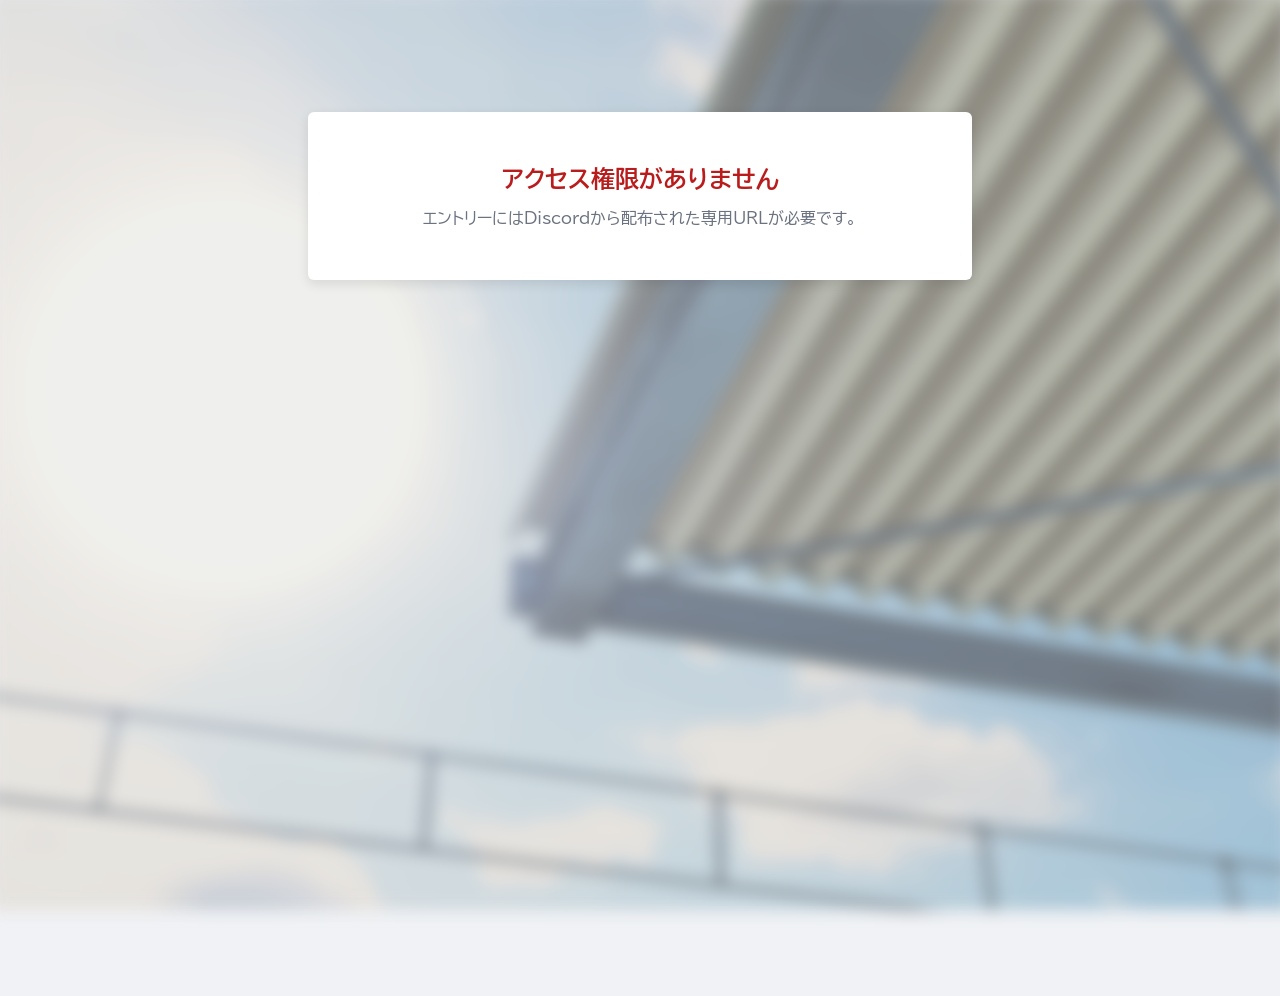
<file: index.html>
<!DOCTYPE html>
<html lang="ja">
<head>
  <meta charset="UTF-8">
  <meta name="viewport" content="width=device-width, initial-scale=1.0">
  <link rel="icon" href="icon.png">
  <link rel="stylesheet" href="style.css">
  <title>九島交通局 エントリーシート</title>
</head>
<body>
  <!-- アクセス権限確認画面 -->
  <div id="authGuardScreen">
    <div class="auth-loading-spinner" id="authSpinner"></div>
    <h2 id="authTitle" style="margin: 0 0 0.5rem; color: var(--brand-dark);">アクセス権限を確認中...</h2>
    <p id="authMsg" style="color: var(--text-muted); margin: 0;">しばらくお待ちください。</p>
  </div>
  
  <!-- 送信完了ポップアップ -->
  <div id="successOverlay">
    <div class="success-card">
      <svg class="success-svg" viewBox="0 0 24 24">
        <path d="M12 2C6.48 2 2 6.48 2 12s4.48 10 10 10 10-4.48 10-10S17.52 2 12 2zm-2 15l-5-5 1.41-1.41L10 14.17l7.59-7.59L19 8l-9 9z"/>
      </svg>
      <h2>送信が完了しました</h2>
      <p>エントリーシートを受け付けました。<br>書類選考の上、Discordにてご連絡いたします。</p>
      <button id="closeOverlayBtn">閉じる</button>
    </div>
  </div>
  
  <!-- メインフォーム -->
  <form class="form-container" id="entryForm">
    <div class="form-header">
      <h1 class="form-title">九島交通局 開発メンバー エントリーシート</h1>
      <p class="form-description">以下のフォームに必要事項を入力し、送信してください。</p>
    </div>
  
    <div class="form-section">
      <h2 class="section-title">基本情報</h2>
      <div class="form-group">
        <label for="discord_id">Discord ID <span class="required">必須</span></label>
        <input type="text" id="discord_id" name="discord_id" placeholder="例: username" data-err="err_discord_id" required>
        <span class="error-msg" id="err_discord_id">Discord IDを入力してください</span>
      </div>
      <div class="form-group">
        <label for="roblox_id">Roblox ID <span class="required">必須</span></label>
        <input type="text" id="roblox_id" name="roblox_id" placeholder="例: RobloxPlayer123" data-err="err_roblox_id" required>
        <span class="error-msg" id="err_roblox_id">Roblox IDを入力してください</span>
      </div>
      <div class="form-group">
        <label for="age">年齢 <span class="required">必須</span></label>
        <input type="number" id="age" name="age" min="10" max="100" placeholder="例: 18" data-err="err_age" required>
        <span class="error-msg" id="err_age">年齢を入力してください</span>
      </div>
    </div>
  
    <div class="form-section">
      <h2 class="section-title">志望動機</h2>
      <div class="form-group">
        <label for="reason_apply">九島交通局に応募した理由 <span class="required">必須</span></label>
        <textarea id="reason_apply" name="reason_apply" placeholder="具体的な理由を記載してください" data-err="err_reason_apply" required></textarea>
        <span class="error-msg" id="err_reason_apply">志望動機を入力してください</span>
      </div>
      <div class="form-group">
        <label for="reason_other">当グループを選ぶ理由 <span class="required">必須</span></label>
        <textarea id="reason_other" name="reason_other" placeholder="他のプロジェクトとの違いや、当グループである必要性を記載してください" data-err="err_reason_other" required></textarea>
        <span class="error-msg" id="err_reason_other">理由を入力してください</span>
      </div>
    </div>
  
    <div class="form-section">
      <h2 class="section-title">スキル・実績</h2>
      <div class="form-group">
        <label for="languages">使用可能な技術（言語・ツール）</label>
        <input type="text" id="languages" name="languages" placeholder="例: Luau, Python, Blender など">
      </div>
      <div class="form-group">
        <label>RobloxStudioの経験 <span class="required">必須</span></label>
        <div class="radio-group">
          <label class="radio-label"><input type="radio" name="studio_exp" value="yes" data-err="err_studio_exp" required> あり</label>
          <label class="radio-label"><input type="radio" name="studio_exp" value="no"> なし</label>
        </div>
        <span class="error-msg" id="err_studio_exp">選択してください</span>
      </div>
      <div class="form-group">
        <label>ポートフォリオ画像 <span class="required">必須</span></label>
        <div class="file-upload-area" id="dropZone">
          <input type="file" id="portfolio_images" accept="image/*" multiple>
          <svg class="file-icon" viewBox="0 0 24 24">
            <path d="M19.35 10.04C18.67 6.59 15.64 4 12 4 9.11 4 6.6 5.64 5.36 8.04 2.34 8.36 0 10.91 0 14c0 3.31 2.69 6 6 6h13c2.76 0 5-2.24 5-5 0-2.64-2.05-4.78-4.65-4.96zM14 13v4h-4v-4H7l5-5 5 5h-3z"/>
          </svg>
          <div class="file-upload-text">クリックして画像を選択、またはドロップ<br><small>(複数選択可 / 1枚あたり最大5MB)</small></div>
        </div>
        <div class="file-preview-list" id="filePreviewList"></div>
        <span class="error-msg" id="err_portfolio">画像を1枚以上アップロードしてください</span>
      </div>
      <div class="form-group">
        <label for="technical_strengths">技術的な強み <span class="required">必須</span></label>
        <textarea id="technical_strengths" name="technical_strengths" placeholder="モデリング、UIデザイン、スクリプト構築など、アピールポイントを記載してください" data-err="err_technical" required></textarea>
        <span class="error-msg" id="err_technical">技術面での強みを入力してください</span>
      </div>
    </div>
  
    <div class="form-section">
      <h2 class="section-title">自由記述</h2>
      <div class="form-group">
        <label for="free_text">備考・アピールポイント</label>
        <textarea id="free_text" name="free_text" placeholder="意気込みや質問があればご記入ください"></textarea>
      </div>
    </div>
  
    <div class="form-section">
      <h2 class="section-title">基礎確認テスト</h2>
      <div class="form-group">
        <label for="math_question">数学: [ここに問題文を記載] <span class="required">必須</span></label>
        <input type="text" id="math_question" name="math" placeholder="回答を入力" data-err="err_math" required>
        <span class="error-msg" id="err_math">回答を入力してください</span>
      </div>
      <div class="form-group">
        <label for="general_knowledge">一般常識: [ここに問題文を記載] <span class="required">必須</span></label>
        <input type="text" id="general_knowledge" name="common" placeholder="回答を入力" data-err="err_common" required>
        <span class="error-msg" id="err_common">回答を入力してください</span>
      </div>
    </div>
  
    <div class="submit-section">
      <button type="submit" id="submitBtn" class="submit-btn">
        <div class="spinner"></div>
        <span class="btn-text">エントリーシートを送信</span>
      </button>
      <div id="msg"></div>
    </div>
  </form>

  <script>
document.addEventListener('DOMContentLoaded', () => {
  const GAS_URL = 'https://script.google.com/macros/s/AKfycbzx5SoXmC5TD12pySdH_mnyuQu0V3b_ub7v54ZFl4ccdY3eFiKmAX7we5M2UAtciXnC/exec';
  const MAX_FILE_SIZE_MB = 5;
  const MAX_IMAGE_DIMENSION = 1920;
  const STORAGE_KEY = 'kushima_es_draft_v1';

  // --- DOM要素 ---
  const form = document.getElementById('entryForm');
  const fileInput = document.getElementById('portfolio_images');
  const dropZone = document.getElementById('dropZone');
  const closeBtn = document.getElementById('closeOverlayBtn');
  const submitBtn = document.getElementById('submitBtn');
  const btnText = submitBtn.querySelector('.btn-text');
  const msg = document.getElementById('msg');

  const authGuardScreen = document.getElementById('authGuardScreen');
  const authSpinner = document.getElementById('authSpinner');
  const authTitle = document.getElementById('authTitle');
  const authMsg = document.getElementById('authMsg');

  // --- 状態変数 ---
  let selectedFiles = [];
  let currentToken = '';
  let isSubmitting = false;

  // 1. 初期化
  initTokenAuth();
  restoreFormData();
  setupEventListeners();

  // 2. ワンタイムトークン検証
  async function initTokenAuth() {
    const urlParams = new URLSearchParams(window.location.search);
    currentToken = urlParams.get('token');

    if (!currentToken) {
      showAuthError('アクセス権限がありません', 'エントリーにはDiscordから配布された専用URLが必要です。');
      return;
    }

    try {
      const res = await fetch(`${GAS_URL}?token=${encodeURIComponent(currentToken)}`);
      const data = await res.json();

      if (data.valid) {
        authGuardScreen.classList.add('hidden');
        form.style.display = 'block';
      } else {
        showAuthError('無効なURLです', data.reason || 'このURLは既に送信済みか、有効ではありません。');
      }
    } catch (e) {
      showAuthError('通信エラー', 'アクセストークンの検証に失敗しました。接続を確認してください。');
    }
  }

  function showAuthError(title, message) {
    authSpinner.style.display = 'none';
    authTitle.style.color = 'var(--error-text)';
    authTitle.innerText = title;
    authMsg.innerText = message;
  }

  // 3. 下書き保存・復元（すべての input/textarea の name 属性を自動対象化）
  function saveFormData() {
    const formData = {};
    const elements = form.querySelectorAll('[name]');

    elements.forEach(el => {
      if (!el.name) return;
      if (el.type === 'radio') {
        if (el.checked) formData[el.name] = el.value;
      } else if (el.type !== 'file') {
        formData[el.name] = el.value;
      }
    });

    localStorage.setItem(STORAGE_KEY, JSON.stringify(formData));
  }

  function restoreFormData() {
    const savedData = localStorage.getItem(STORAGE_KEY);
    if (!savedData) return;

    try {
      const parsedData = JSON.parse(savedData);
      Object.keys(parsedData).forEach(name => {
        const val = parsedData[name];
        const radio = form.querySelector(`input[type="radio"][name="${name}"][value="${val}"]`);
        if (radio) {
          radio.checked = true;
        } else {
          const field = form.querySelector(`[name="${name}"]`);
          if (field && field.type !== 'file') field.value = val;
        }
      });
    } catch (e) {
      console.error('下書きデータの復元に失敗しました', e);
    }
  }

  function clearFormData() {
    localStorage.removeItem(STORAGE_KEY);
  }

  // 4. イベントリスナーの設定
  function setupEventListeners() {
    form.addEventListener('submit', handleSubmit);
    fileInput.addEventListener('change', (e) => handleFiles(e.target.files));
    form.addEventListener('input', saveFormData);

    closeBtn.addEventListener('click', () => {
      document.getElementById('successOverlay').classList.remove('show');
      window.location.reload();
    });

    dropZone.addEventListener('dragover', e => { e.preventDefault(); dropZone.classList.add('dragover'); });
    dropZone.addEventListener('dragleave', () => dropZone.classList.remove('dragover'));
    dropZone.addEventListener('drop', e => {
      e.preventDefault();
      dropZone.classList.remove('dragover');
      handleFiles(e.dataTransfer.files);
    });
  }

  // 5. ファイル処理 & プレビュー
  function handleFiles(files) {
    Array.from(files).forEach(f => {
      if (!f.type.startsWith('image/')) { alert(`${f.name} は画像ではありません。`); return; }
      if (f.size > MAX_FILE_SIZE_MB * 1024 * 1024) { alert(`${f.name} はサイズが5MBを超えています。`); return; }
      if (!selectedFiles.find(sf => sf.name === f.name && sf.size === f.size)) {
        selectedFiles.push(f);
      }
    });
    fileInput.value = '';
    renderPreviews();

    const errPortfolio = document.getElementById('err_portfolio');
    if (errPortfolio && selectedFiles.length > 0) errPortfolio.classList.remove('show');
  }

  function renderPreviews() {
    const list = document.getElementById('filePreviewList');
    list.innerHTML = '';
    selectedFiles.forEach((f, i) => {
      const item = document.createElement('div');
      item.className = 'file-preview-item';

      const nameSpan = document.createElement('span');
      nameSpan.textContent = f.name.length > 20 ? f.name.substring(0, 20) + '...' : f.name;

      const delBtn = document.createElement('span');
      delBtn.className = 'remove-file';
      delBtn.innerHTML = `<svg width="18" height="18" viewBox="0 0 24 24" fill="currentColor"><path d="M19 6.41L17.59 5 12 10.59 6.41 5 5 6.41 10.59 12 5 17.59 6.41 19 12 13.41 17.59 19 19 17.59 13.41 12z"/></svg>`;
      delBtn.onclick = () => {
        selectedFiles.splice(i, 1);
        renderPreviews();
      };

      item.appendChild(nameSpan);
      item.appendChild(delBtn);
      list.appendChild(item);
    });
  }

  function compressImage(file) {
    return new Promise((resolve, reject) => {
      const reader = new FileReader();
      reader.onload = (e) => {
        const img = new Image();
        img.onload = () => {
          let width = img.width, height = img.height;
          if (width > height) {
            if (width > MAX_IMAGE_DIMENSION) { height = Math.round(height * MAX_IMAGE_DIMENSION / width); width = MAX_IMAGE_DIMENSION; }
          } else {
            if (height > MAX_IMAGE_DIMENSION) { width = Math.round(width * MAX_IMAGE_DIMENSION / height); height = MAX_IMAGE_DIMENSION; }
          }
          const canvas = document.createElement('canvas');
          canvas.width = width; canvas.height = height;
          const ctx = canvas.getContext('2d');
          ctx.drawImage(img, 0, 0, width, height);

          resolve({
            name: file.name,
            type: 'image/jpeg',
            base64: canvas.toDataURL('image/jpeg', 0.75).split(',')[1]
          });
        };
        img.onerror = () => reject(new Error('画像処理エラー'));
        img.src = e.target.result;
      };
      reader.onerror = () => reject(new Error('ファイル読み込みエラー'));
      reader.readAsDataURL(file);
    });
  }

  // 6. バリデーション（data-err 属性で判定）
  function validateForm() {
    let valid = true;

    form.querySelectorAll('[data-err]').forEach(el => {
      const errEl = document.getElementById(el.dataset.err);
      let isFieldValid = true;

      if (el.type === 'radio') {
        const checked = form.querySelector(`input[name="${el.name}"]:checked`);
        isFieldValid = !!checked;
      } else {
        isFieldValid = !!el.value.trim();
      }

      if (!isFieldValid) {
        el.classList.add('error');
        if (errEl) errEl.classList.add('show');
        valid = false;
      } else {
        el.classList.remove('error');
        if (errEl) errEl.classList.remove('show');
      }
    });

    // ポートフォリオ画像のチェック
    const errPortfolio = document.getElementById('err_portfolio');
    if (selectedFiles.length === 0) {
      if (errPortfolio) errPortfolio.classList.add('show');
      valid = false;
    } else {
      if (errPortfolio) errPortfolio.classList.remove('show');
    }

    return valid;
  }

  // 7. 送信処理（フォームデータを自動パースしてGASへ送信）
  async function handleSubmit(e) {
    e.preventDefault();

    if (isSubmitting) return;

    if (!validateForm()) {
      const firstError = document.querySelector('.error-msg.show');
      if (firstError) firstError.parentElement.scrollIntoView({ behavior: 'smooth', block: 'center' });
      return;
    }

    isSubmitting = true;
    submitBtn.disabled = true;
    submitBtn.classList.add('loading');
    const originalBtnText = btnText.innerText;
    btnText.innerText = '送信処理中...';

    msg.className = '';
    msg.style.display = 'none';

    try {
      const processedImages = await Promise.all(selectedFiles.map(file => compressImage(file)));

      // 送信データの生成
      const payload = { token: currentToken };
      const elements = form.querySelectorAll('[name]');

      elements.forEach(el => {
        if (!el.name || el.type === 'file') return;
        if (el.type === 'radio') {
          if (el.checked) payload[el.name] = el.value;
        } else {
          payload[el.name] = el.value.trim();
        }
      });

      payload.images = processedImages;

      const res = await fetch(GAS_URL, {
        method: 'POST',
        headers: { 'Content-Type': 'text/plain;charset=utf-8' },
        body: JSON.stringify(payload),
        redirect: 'follow'
      });

      if (!res.ok) throw new Error(`サーバーレスポンスエラー (${res.status})`);

      const result = await res.json();

      if (result.status === 'success') {
        clearFormData();
        form.reset();
        selectedFiles = [];
        renderPreviews();
        document.getElementById('successOverlay').classList.add('show');
      } else {
        throw new Error(result.message || '処理に失敗しました。');
      }
    } catch (err) {
      msg.className = 'error';
      msg.innerText = `送信エラー: ${err.message}`;
      msg.style.display = 'block';

      submitBtn.disabled = false;
      btnText.innerText = originalBtnText;
      isSubmitting = false;
    } finally {
      submitBtn.classList.remove('loading');
    }
  }
});
  </script>
</body>
</html>
</file>
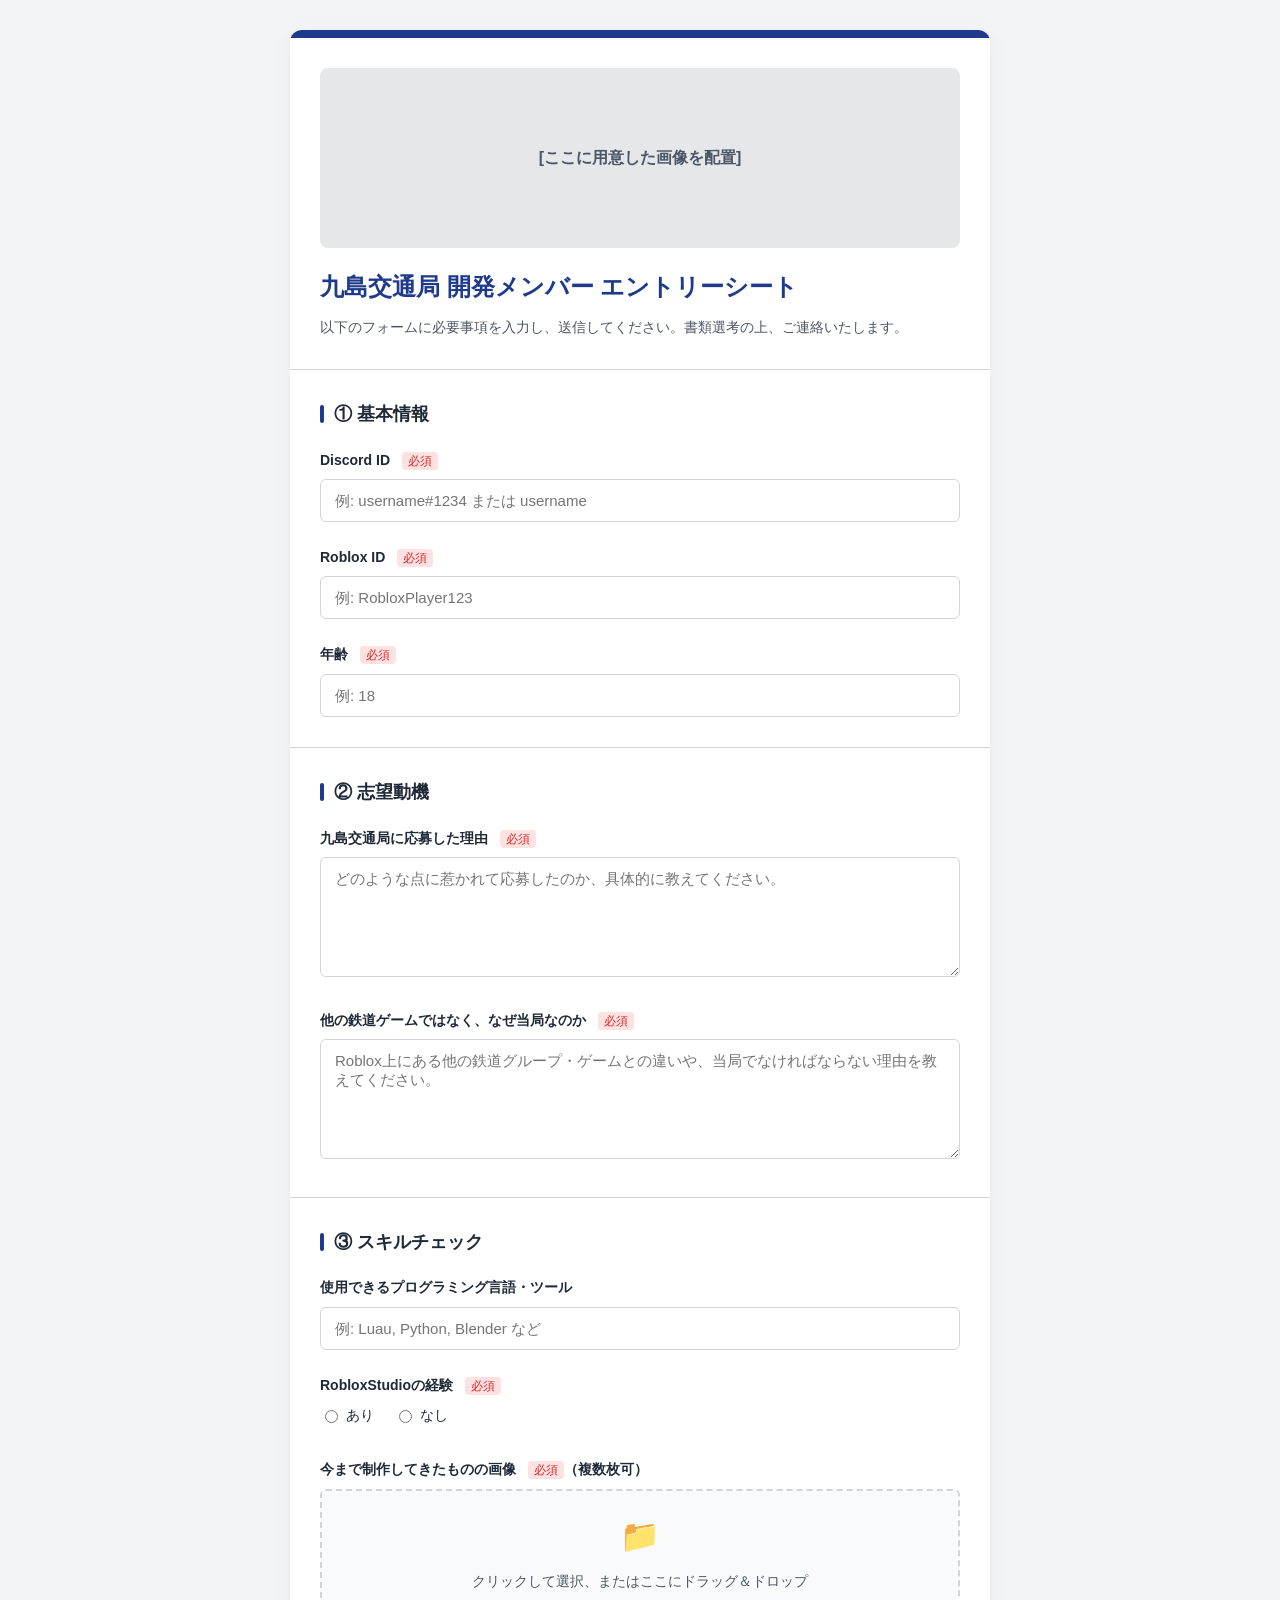
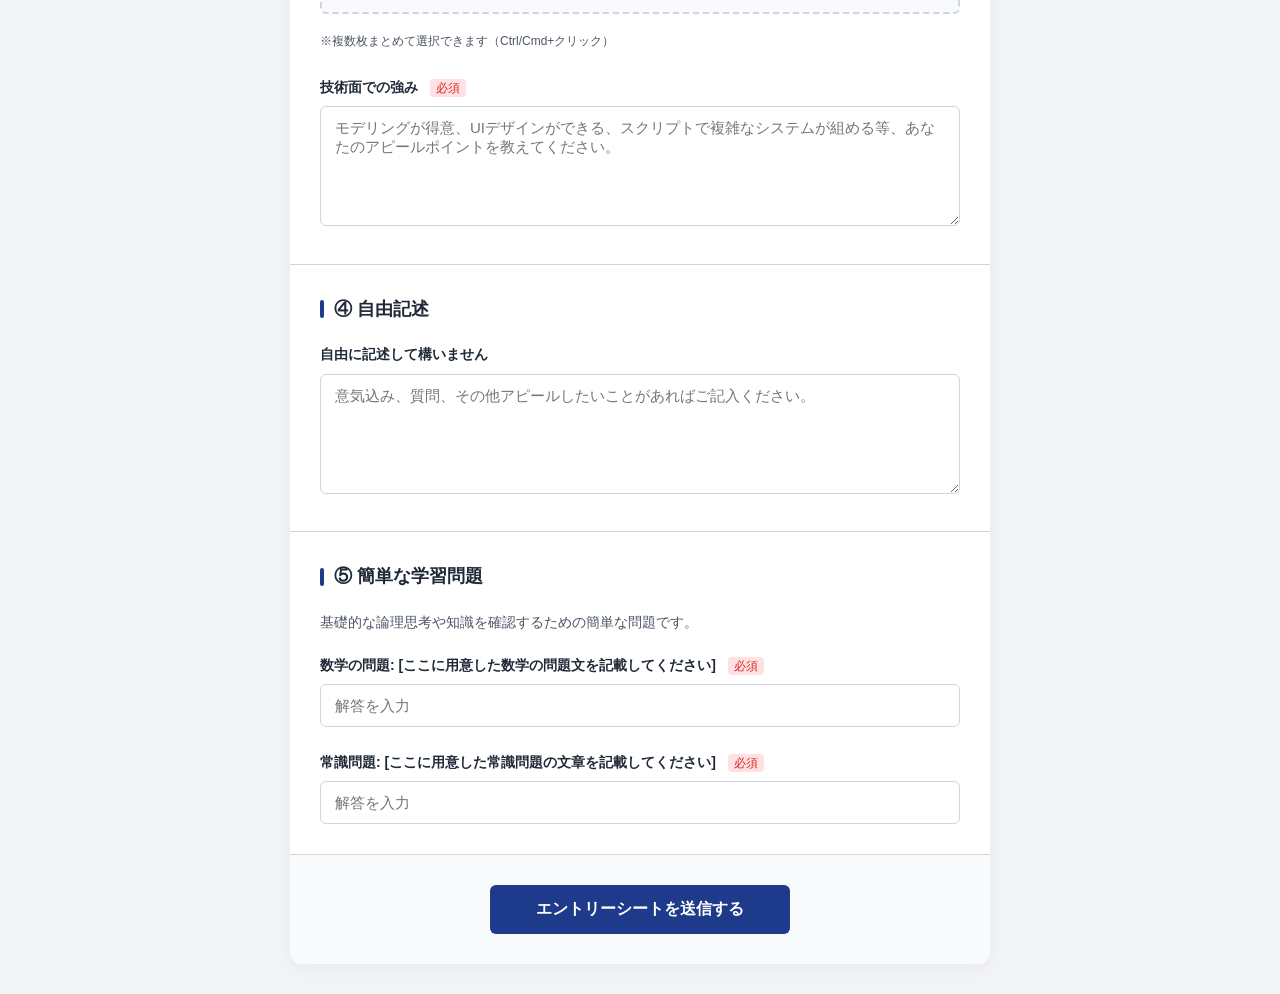
<file: form (1).html>
<!DOCTYPE html>
<html lang="ja">
<head>
<meta charset="UTF-8">
<meta name="viewport" content="width=device-width, initial-scale=1.0">
<title>九島交通局 エントリーシート</title>
<style>
  :root {
    --primary-color: #1e3a8a;
    --primary-hover: #1e40af;
    --bg-color: #f3f4f6;
    --card-bg: #ffffff;
    --text-main: #1f2937;
    --text-sub: #4b5563;
    --border-color: #d1d5db;
    --focus-ring: rgba(30, 58, 138, 0.2);
    --error-color: #dc2626;
    --success-color: #16a34a;
  }

  body {
    font-family: 'Helvetica Neue', Arial, 'Hiragino Kaku Gothic ProN', 'Hiragino Sans', Meiryo, sans-serif;
    background-color: var(--bg-color);
    color: var(--text-main);
    margin: 0;
    padding: 30px 15px;
    line-height: 1.6;
  }

  .form-container {
    max-width: 700px;
    margin: 0 auto;
    background: var(--card-bg);
    border-radius: 12px;
    box-shadow: 0 4px 20px rgba(0, 0, 0, 0.05);
    overflow: hidden;
  }

  .form-header {
    border-top: 8px solid var(--primary-color);
    padding: 30px;
    border-bottom: 1px solid var(--border-color);
  }

  .header-image-placeholder {
    width: 100%;
    height: 180px;
    background-color: #e5e7eb;
    border-radius: 8px;
    display: flex;
    align-items: center;
    justify-content: center;
    color: var(--text-sub);
    font-weight: bold;
    margin-bottom: 20px;
  }

  .form-title {
    margin: 0 0 10px 0;
    font-size: 24px;
    color: var(--primary-color);
  }

  .form-description {
    color: var(--text-sub);
    font-size: 14px;
    margin: 0;
  }

  .form-section {
    padding: 30px;
    border-bottom: 1px solid var(--border-color);
  }

  .form-section:last-of-type {
    border-bottom: none;
  }

  .section-title {
    font-size: 18px;
    font-weight: bold;
    margin-top: 0;
    margin-bottom: 20px;
    display: flex;
    align-items: center;
  }

  .section-title::before {
    content: '';
    display: inline-block;
    width: 4px;
    height: 18px;
    background-color: var(--primary-color);
    margin-right: 10px;
    border-radius: 2px;
  }

  .form-group {
    margin-bottom: 24px;
  }

  .form-group:last-child {
    margin-bottom: 0;
  }

  label {
    display: block;
    font-weight: 600;
    margin-bottom: 8px;
    font-size: 14px;
  }

  .required {
    color: #dc2626;
    font-size: 12px;
    background: #fee2e2;
    padding: 2px 6px;
    border-radius: 4px;
    margin-left: 8px;
    font-weight: normal;
  }

  input[type="text"],
  input[type="number"],
  textarea,
  select {
    width: 100%;
    padding: 12px 14px;
    border: 1px solid var(--border-color);
    border-radius: 6px;
    box-sizing: border-box;
    font-size: 15px;
    font-family: inherit;
    transition: all 0.2s ease;
  }

  input[type="text"]:focus,
  input[type="number"]:focus,
  textarea:focus,
  select:focus {
    outline: none;
    border-color: var(--primary-color);
    box-shadow: 0 0 0 3px var(--focus-ring);
  }

  /* バリデーションエラー時の赤枠 */
  input.error, textarea.error {
    border-color: var(--error-color);
    box-shadow: 0 0 0 3px rgba(220, 38, 38, 0.15);
  }

  .error-msg {
    color: var(--error-color);
    font-size: 12px;
    margin-top: 4px;
    display: none;
  }

  .error-msg.show {
    display: block;
  }

  textarea {
    resize: vertical;
    min-height: 120px;
  }

  .radio-group {
    display: flex;
    gap: 20px;
    margin-top: 8px;
  }

  .radio-label {
    display: flex;
    align-items: center;
    font-weight: normal;
    cursor: pointer;
  }

  .radio-label input {
    margin-right: 8px;
  }

  /* ファイルアップロードエリア */
  .file-upload-area {
    border: 2px dashed var(--border-color);
    border-radius: 6px;
    background-color: #f9fafb;
    padding: 20px;
    text-align: center;
    cursor: pointer;
    transition: all 0.2s ease;
    position: relative;
  }

  .file-upload-area:hover {
    border-color: var(--primary-color);
    background-color: #eff6ff;
  }

  .file-upload-area.dragover {
    border-color: var(--primary-color);
    background-color: #eff6ff;
  }

  .file-upload-area input[type="file"] {
    position: absolute;
    inset: 0;
    opacity: 0;
    cursor: pointer;
    width: 100%;
    height: 100%;
  }

  .file-upload-icon {
    font-size: 32px;
    margin-bottom: 8px;
  }

  .file-upload-text {
    color: var(--text-sub);
    font-size: 14px;
  }

  .file-preview-list {
    margin-top: 12px;
    display: flex;
    flex-wrap: wrap;
    gap: 8px;
  }

  .file-preview-item {
    display: flex;
    align-items: center;
    gap: 8px;
    background: #eff6ff;
    border: 1px solid #bfdbfe;
    border-radius: 6px;
    padding: 6px 10px;
    font-size: 13px;
    color: var(--primary-color);
  }

  .file-preview-item .remove-file {
    cursor: pointer;
    color: #9ca3af;
    font-size: 16px;
    line-height: 1;
    transition: color 0.15s;
  }

  .file-preview-item .remove-file:hover {
    color: var(--error-color);
  }

  .help-text {
    font-size: 12px;
    color: var(--text-sub);
    margin-top: 6px;
    display: block;
  }

  .submit-section {
    padding: 30px;
    background-color: #f9fafb;
    text-align: center;
  }

  .submit-btn {
    background-color: var(--primary-color);
    color: white;
    border: none;
    padding: 14px 40px;
    font-size: 16px;
    font-weight: bold;
    border-radius: 6px;
    cursor: pointer;
    transition: background-color 0.2s, opacity 0.2s;
    width: 100%;
    max-width: 300px;
    display: inline-flex;
    align-items: center;
    justify-content: center;
    gap: 8px;
  }

  .submit-btn:hover:not(:disabled) {
    background-color: var(--primary-hover);
  }

  .submit-btn:disabled {
    opacity: 0.6;
    cursor: not-allowed;
  }

  /* スピナー */
  .spinner {
    width: 18px;
    height: 18px;
    border: 3px solid rgba(255,255,255,0.4);
    border-top-color: white;
    border-radius: 50%;
    animation: spin 0.7s linear infinite;
    display: none;
  }

  .submit-btn.loading .spinner { display: block; }
  .submit-btn.loading .btn-text { display: none; }

  @keyframes spin {
    to { transform: rotate(360deg); }
  }

  /* メッセージ */
  #msg {
    margin-top: 16px;
    font-size: 15px;
    font-weight: bold;
    padding: 12px 20px;
    border-radius: 8px;
    display: none;
  }

  #msg.success {
    display: block;
    background: #dcfce7;
    color: var(--success-color);
    border: 1px solid #bbf7d0;
  }

  #msg.error {
    display: block;
    background: #fee2e2;
    color: var(--error-color);
    border: 1px solid #fecaca;
  }

  /* 送信完了オーバーレイ */
  #successOverlay {
    display: none;
    position: fixed;
    inset: 0;
    background: rgba(0,0,0,0.5);
    z-index: 100;
    align-items: center;
    justify-content: center;
  }

  #successOverlay.show {
    display: flex;
  }

  .success-card {
    background: white;
    border-radius: 16px;
    padding: 40px;
    text-align: center;
    max-width: 400px;
    width: 90%;
    box-shadow: 0 20px 60px rgba(0,0,0,0.2);
  }

  .success-icon {
    font-size: 56px;
    margin-bottom: 16px;
  }

  .success-card h2 {
    color: var(--primary-color);
    margin: 0 0 8px;
  }

  .success-card p {
    color: var(--text-sub);
    font-size: 14px;
    margin: 0 0 24px;
  }

  .success-card button {
    background: var(--primary-color);
    color: white;
    border: none;
    padding: 10px 28px;
    border-radius: 6px;
    font-size: 15px;
    font-weight: bold;
    cursor: pointer;
    transition: background 0.2s;
  }

  .success-card button:hover {
    background: var(--primary-hover);
  }
</style>
</head>
<body>

<!-- 送信完了オーバーレイ -->
<div id="successOverlay">
  <div class="success-card">
    <div class="success-icon">🎉</div>
    <h2>送信完了！</h2>
    <p>エントリーシートを受け付けました。<br>書類選考の上、Discordにてご連絡いたします。</p>
    <button onclick="closeOverlay()">閉じる</button>
  </div>
</div>

<!-- id="entryForm" を追加（JSから参照するため） -->
<form class="form-container" id="entryForm" action="#" method="POST" enctype="multipart/form-data">

  <div class="form-header">
    <div class="header-image-placeholder">
      [ここに用意した画像を配置]
    </div>
    <h1 class="form-title">九島交通局 開発メンバー エントリーシート</h1>
    <p class="form-description">以下のフォームに必要事項を入力し、送信してください。書類選考の上、ご連絡いたします。</p>
  </div>

  <!-- ① 基本情報 -->
  <div class="form-section">
    <h2 class="section-title">① 基本情報</h2>
    <div class="form-group">
      <label for="discord_id">Discord ID <span class="required">必須</span></label>
      <input type="text" id="discord_id" name="discord_id" placeholder="例: username#1234 または username">
      <span class="error-msg" id="err_discord_id">Discord IDを入力してください</span>
    </div>
    <div class="form-group">
      <label for="roblox_id">Roblox ID <span class="required">必須</span></label>
      <input type="text" id="roblox_id" name="roblox_id" placeholder="例: RobloxPlayer123">
      <span class="error-msg" id="err_roblox_id">Roblox IDを入力してください</span>
    </div>
    <div class="form-group">
      <label for="age">年齢 <span class="required">必須</span></label>
      <input type="number" id="age" name="age" min="10" max="100" placeholder="例: 18">
      <span class="error-msg" id="err_age">年齢を入力してください</span>
    </div>
  </div>

  <!-- ② 志望動機 -->
  <div class="form-section">
    <h2 class="section-title">② 志望動機</h2>
    <div class="form-group">
      <label for="reason_apply">九島交通局に応募した理由 <span class="required">必須</span></label>
      <textarea id="reason_apply" name="reason_apply" placeholder="どのような点に惹かれて応募したのか、具体的に教えてください。"></textarea>
      <span class="error-msg" id="err_reason_apply">志望動機を入力してください</span>
    </div>
    <div class="form-group">
      <label for="reason_other">他の鉄道ゲームではなく、なぜ当局なのか <span class="required">必須</span></label>
      <textarea id="reason_other" name="reason_other" placeholder="Roblox上にある他の鉄道グループ・ゲームとの違いや、当局でなければならない理由を教えてください。"></textarea>
      <span class="error-msg" id="err_reason_other">理由を入力してください</span>
    </div>
  </div>

  <!-- ③ スキルチェック -->
  <div class="form-section">
    <h2 class="section-title">③ スキルチェック</h2>
    <div class="form-group">
      <label for="languages">使用できるプログラミング言語・ツール</label>
      <input type="text" id="languages" name="languages" placeholder="例: Luau, Python, Blender など">
    </div>
    <div class="form-group">
      <label>RobloxStudioの経験 <span class="required">必須</span></label>
      <div class="radio-group">
        <label class="radio-label"><input type="radio" name="studio_exp" value="yes"> あり</label>
        <label class="radio-label"><input type="radio" name="studio_exp" value="no"> なし</label>
      </div>
      <span class="error-msg" id="err_studio_exp">選択してください</span>
    </div>
    <div class="form-group">
      <label>今まで制作してきたものの画像 <span class="required">必須</span>（複数枚可）</label>
      <div class="file-upload-area" id="dropZone">
        <input type="file" id="portfolio_images" name="portfolio_images" accept="image/*" multiple
               onchange="handleFileChange(this)">
        <div class="file-upload-icon">📁</div>
        <div class="file-upload-text">クリックして選択、またはここにドラッグ＆ドロップ</div>
      </div>
      <div class="file-preview-list" id="filePreviewList"></div>
      <span class="error-msg" id="err_portfolio">画像を1枚以上アップロードしてください</span>
      <span class="help-text">※複数枚まとめて選択できます（Ctrl/Cmd+クリック）</span>
    </div>
    <div class="form-group">
      <label for="technical_strengths">技術面での強み <span class="required">必須</span></label>
      <textarea id="technical_strengths" name="technical_strengths" placeholder="モデリングが得意、UIデザインができる、スクリプトで複雑なシステムが組める等、あなたのアピールポイントを教えてください。"></textarea>
      <span class="error-msg" id="err_technical">技術面での強みを入力してください</span>
    </div>
  </div>

  <!-- ④ 自由記述 -->
  <div class="form-section">
    <h2 class="section-title">④ 自由記述</h2>
    <div class="form-group">
      <label for="free_text">自由に記述して構いません</label>
      <textarea id="free_text" name="free_text" placeholder="意気込み、質問、その他アピールしたいことがあればご記入ください。"></textarea>
    </div>
  </div>

  <!-- ⑤ 学習問題 -->
  <div class="form-section">
    <h2 class="section-title">⑤ 簡単な学習問題</h2>
    <p class="form-description" style="margin-bottom: 20px;">基礎的な論理思考や知識を確認するための簡単な問題です。</p>
    <div class="form-group">
      <label for="math_question">数学の問題: [ここに用意した数学の問題文を記載してください] <span class="required">必須</span></label>
      <input type="text" id="math_question" name="math_question" placeholder="解答を入力">
      <span class="error-msg" id="err_math">回答を入力してください</span>
    </div>
    <div class="form-group">
      <label for="general_knowledge">常識問題: [ここに用意した常識問題の文章を記載してください] <span class="required">必須</span></label>
      <input type="text" id="general_knowledge" name="general_knowledge" placeholder="解答を入力">
      <span class="error-msg" id="err_common">回答を入力してください</span>
    </div>
  </div>

  <div class="submit-section">
    <button type="button" id="submitBtn" class="submit-btn" onclick="submitToGas()">
      <div class="spinner"></div>
      <span class="btn-text">エントリーシートを送信する</span>
    </button>
    <p id="msg"></p>
  </div>

</form>

<script>
  // ==========================================
  // ファイル管理
  // ==========================================
  let selectedFiles = []; // 選択された全ファイルを保持

  function handleFileChange(input) {
    const newFiles = Array.from(input.files);
    newFiles.forEach(f => {
      // 重複チェック（同じファイル名は追加しない）
      if (!selectedFiles.find(sf => sf.name === f.name && sf.size === f.size)) {
        selectedFiles.push(f);
      }
    });
    // input をリセット（同じファイルを再選択できるように）
    input.value = "";
    renderFilePreviews();
  }

  function removeFile(index) {
    selectedFiles.splice(index, 1);
    renderFilePreviews();
  }

  function renderFilePreviews() {
    const list = document.getElementById('filePreviewList');
    list.innerHTML = '';
    selectedFiles.forEach((f, i) => {
      const item = document.createElement('div');
      item.className = 'file-preview-item';
      item.innerHTML = `
        <span>🖼️ ${f.name}</span>
        <span class="remove-file" onclick="removeFile(${i})" title="削除">×</span>
      `;
      list.appendChild(item);
    });
  }

  // ドラッグ＆ドロップ対応
  const dropZone = document.getElementById('dropZone');
  dropZone.addEventListener('dragover', e => {
    e.preventDefault();
    dropZone.classList.add('dragover');
  });
  dropZone.addEventListener('dragleave', () => dropZone.classList.remove('dragover'));
  dropZone.addEventListener('drop', e => {
    e.preventDefault();
    dropZone.classList.remove('dragover');
    const files = Array.from(e.dataTransfer.files).filter(f => f.type.startsWith('image/'));
    files.forEach(f => {
      if (!selectedFiles.find(sf => sf.name === f.name && sf.size === f.size)) {
        selectedFiles.push(f);
      }
    });
    renderFilePreviews();
  });

  // ==========================================
  // バリデーション
  // ==========================================
  function validateForm() {
    let valid = true;

    const required = [
      ['discord_id', 'err_discord_id'],
      ['roblox_id',  'err_roblox_id'],
      ['age',        'err_age'],
      ['reason_apply', 'err_reason_apply'],
      ['reason_other', 'err_reason_other'],
      ['technical_strengths', 'err_technical'],
      ['math_question', 'err_math'],
      ['general_knowledge', 'err_common'],
    ];

    required.forEach(([id, errId]) => {
      const el = document.getElementById(id);
      const err = document.getElementById(errId);
      if (!el.value.trim()) {
        el.classList.add('error');
        err.classList.add('show');
        valid = false;
      } else {
        el.classList.remove('error');
        err.classList.remove('show');
      }
    });

    // ラジオボタン
    const studioChecked = document.querySelector('input[name="studio_exp"]:checked');
    const errStudio = document.getElementById('err_studio_exp');
    if (!studioChecked) {
      errStudio.classList.add('show');
      valid = false;
    } else {
      errStudio.classList.remove('show');
    }

    // 画像
    const errPortfolio = document.getElementById('err_portfolio');
    if (selectedFiles.length === 0) {
      errPortfolio.classList.add('show');
      valid = false;
    } else {
      errPortfolio.classList.remove('show');
    }

    return valid;
  }

  // ==========================================
  // 送信処理
  // ==========================================
  const GAS_URL = 'https://script.google.com/macros/s/AKfycbwlSriMhlxXMWRez43Onc4PRmg3T_hofWr3Y5rUsqcEDfIBsAOQvPIwJLDoDwpp2_CO/exec';

  async function submitToGas() {
    if (!validateForm()) {
      window.scrollTo({ top: 0, behavior: 'smooth' });
      // 最初のエラー欄までスクロール
      const firstError = document.querySelector('.error-msg.show');
      if (firstError) firstError.scrollIntoView({ behavior: 'smooth', block: 'center' });
      return;
    }

    const btn = document.getElementById('submitBtn');
    const msg = document.getElementById('msg');

    btn.disabled = true;
    btn.classList.add('loading');
    msg.className = '';
    msg.innerText = '';

    try {
      // 全画像をbase64に変換
      const filesData = await Promise.all(selectedFiles.map(file => readFileAsBase64(file)));

      const data = {
        discord_id:           document.getElementById('discord_id').value.trim(),
        roblox_id:            document.getElementById('roblox_id').value.trim(),
        age:                  document.getElementById('age').value,
        reason_apply:         document.getElementById('reason_apply').value.trim(),
        reason_other:         document.getElementById('reason_other').value.trim(),
        languages:            document.getElementById('languages').value.trim(),
        studio_exp:           document.querySelector('input[name="studio_exp"]:checked').value,
        technical_strengths:  document.getElementById('technical_strengths').value.trim(),
        free_text:            document.getElementById('free_text').value.trim(),
        math:                 document.getElementById('math_question').value.trim(),
        common:               document.getElementById('general_knowledge').value.trim(),
        // 複数画像に対応
        images: filesData
      };

      const res = await fetch(GAS_URL, {
        method: 'POST',
        body: JSON.stringify(data)
      });

      const result = await res.json();

      if (result.status === 'success') {
        // 成功
        document.getElementById('entryForm').reset();
        selectedFiles = [];
        renderFilePreviews();
        document.getElementById('successOverlay').classList.add('show');
      } else {
        throw new Error(result.message || '不明なエラー');
      }

    } catch (err) {
      msg.className = 'error';
      msg.innerText = `⚠️ エラーが発生しました。時間をおいて再度お試しください。\n(${err.message})`;
    } finally {
      btn.disabled = false;
      btn.classList.remove('loading');
    }
  }

  // FileをBase64に変換するPromise
  function readFileAsBase64(file) {
    return new Promise((resolve, reject) => {
      const fr = new FileReader();
      fr.onload  = e => resolve({
        base64: e.target.result.split(',')[1],
        type: file.type,
        name: file.name
      });
      fr.onerror = () => reject(new Error(`${file.name} の読み込みに失敗しました`));
      fr.readAsDataURL(file);
    });
  }

  function closeOverlay() {
    document.getElementById('successOverlay').classList.remove('show');
  }
</script>
</body>
</html>
</file>
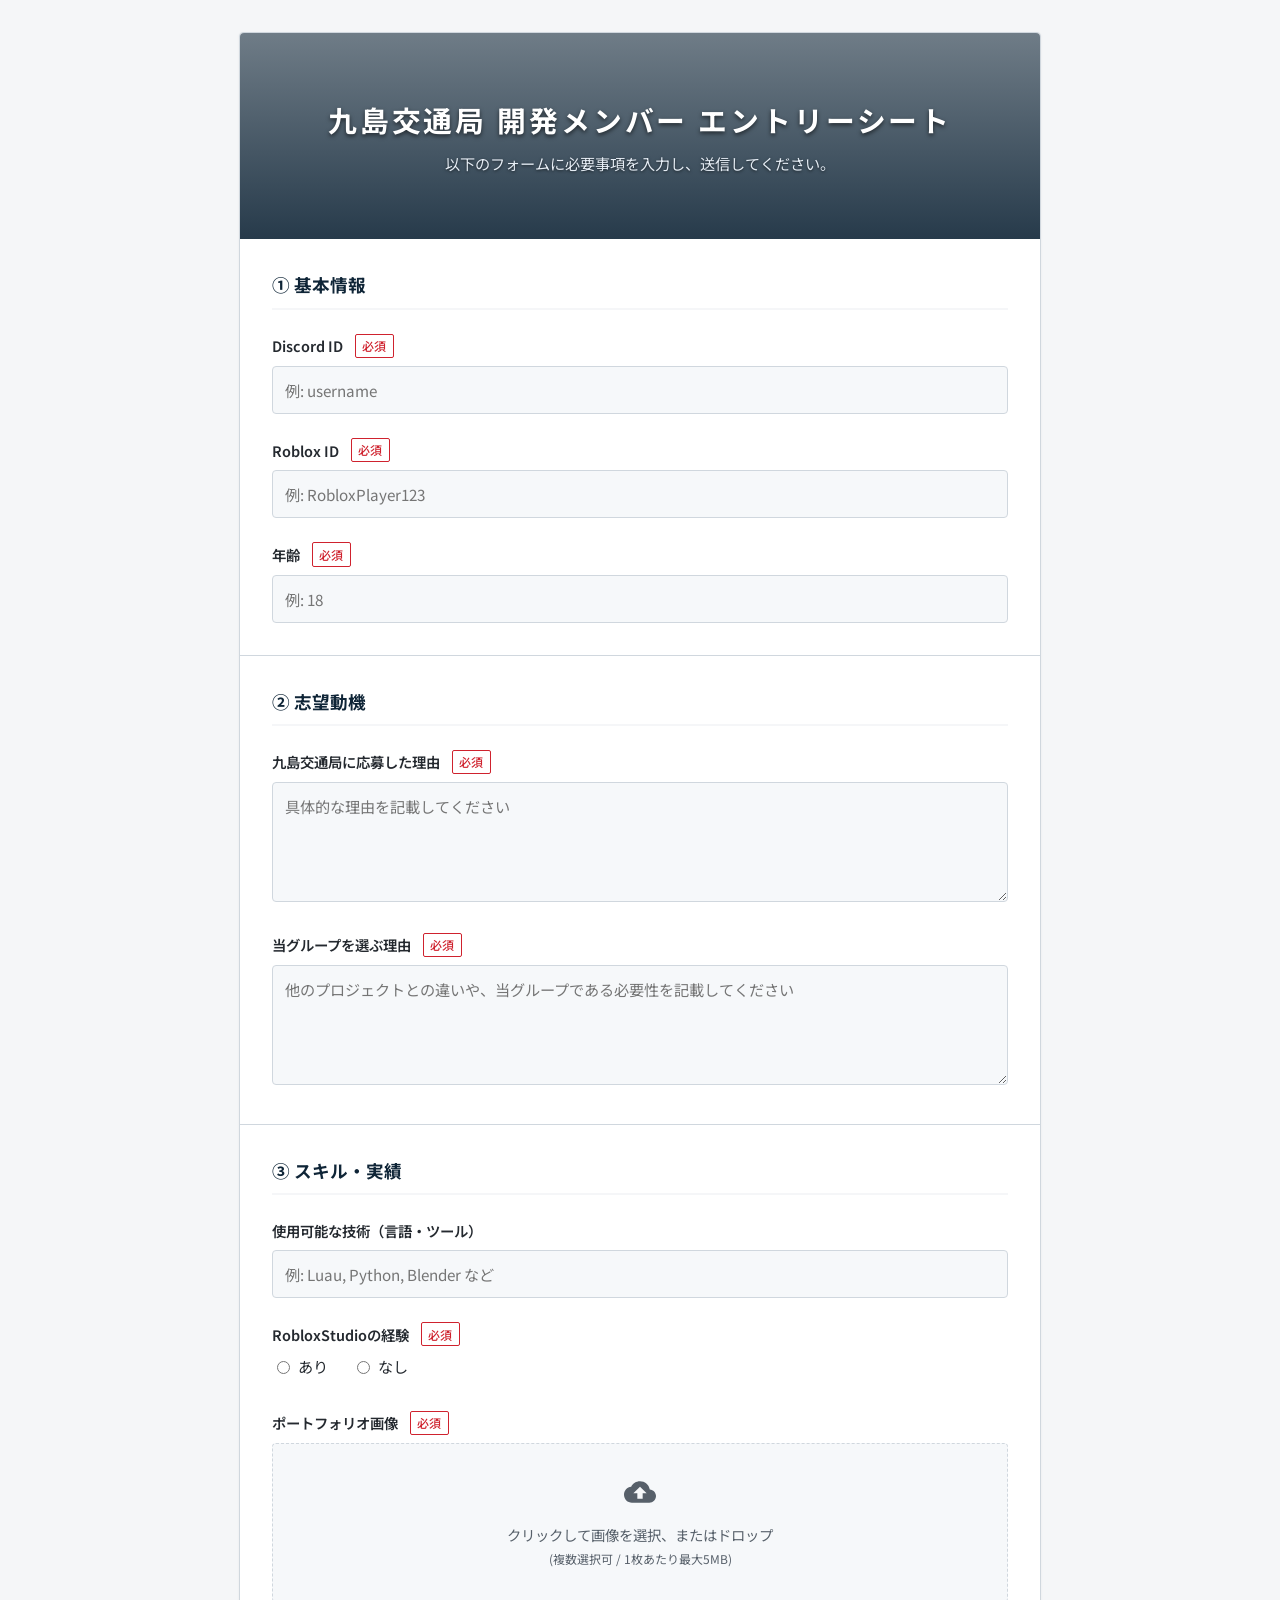
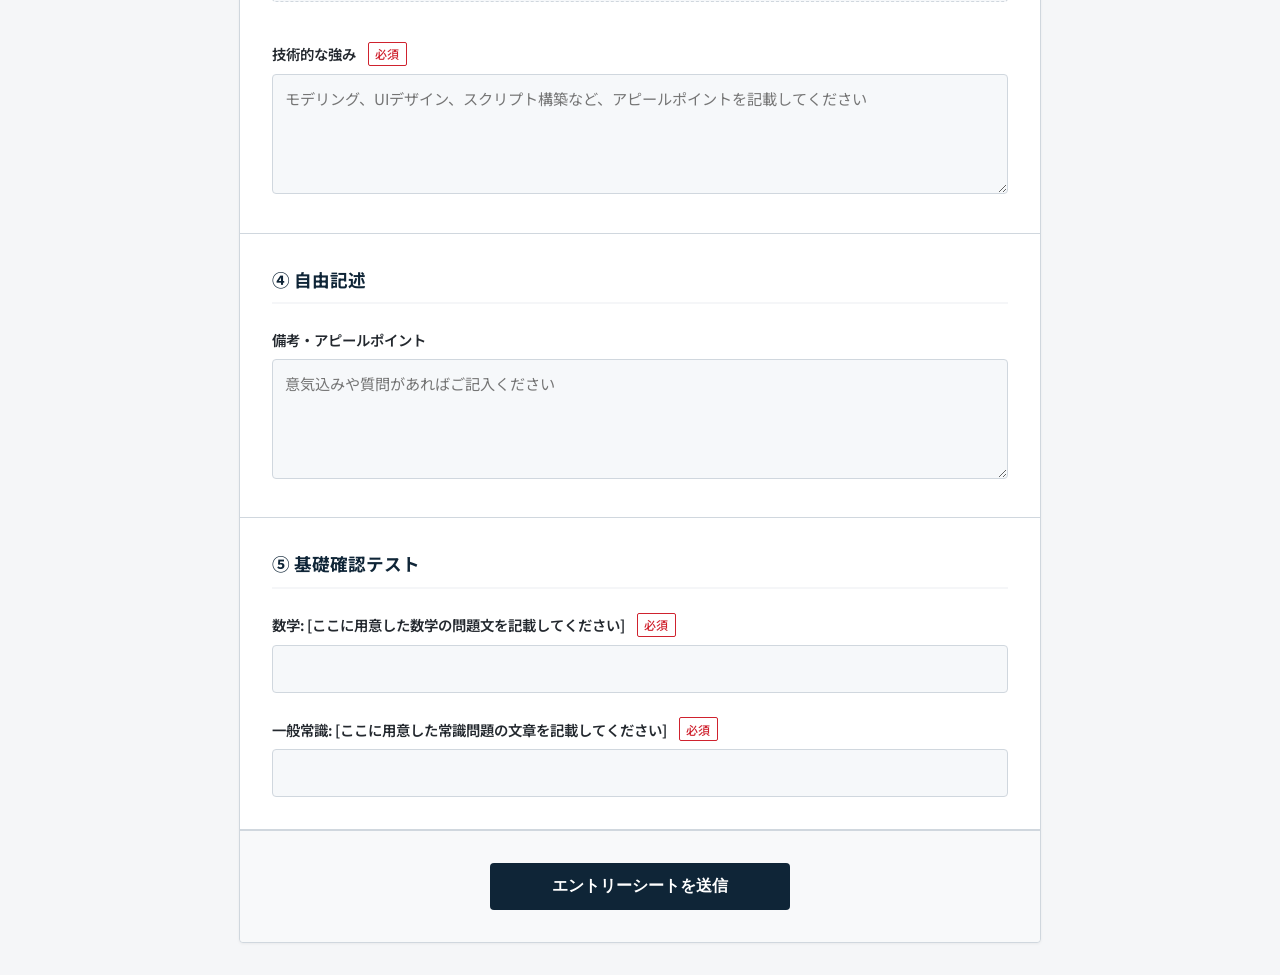
<file: form-kushima0009.html>
<!DOCTYPE html>
<html lang="ja">
<head>
<meta charset="UTF-8">
<meta name="viewport" content="width=device-width, initial-scale=1.0">
<title>九島交通局 エントリーシート</title>
<style>
  @import url('https://fonts.googleapis.com/css2?family=Noto+Sans+JP:wght@400;500;700&display=swap');

  :root {
    /* 信頼感のあるコーポレートネイビーとグレーを基調 */
    --brand-color: #0f2537;
    --brand-hover: #1a3a54;
    --accent-color: #0056b3;
    --bg-color: #f5f6f8;
    --surface-color: #ffffff;
    --text-main: #24292f;
    --text-muted: #57606a;
    --border-color: #d0d7de;
    --error-color: #cf222e;
    --success-color: #1a7f37;
    --focus-ring: rgba(0, 86, 179, 0.2);
    --radius: 4px; /* AI感のある過剰な丸みを排除し、シャープに */
  }

  body {
    font-family: 'Noto Sans JP', -apple-system, BlinkMacSystemFont, "Segoe UI", Helvetica, Arial, sans-serif;
    background-color: var(--bg-color);
    color: var(--text-main);
    margin: 0;
    padding: 2rem 1rem;
    line-height: 1.6;
    -webkit-font-smoothing: antialiased;
  }

  .form-container {
    max-width: 800px;
    margin: 0 auto;
    background: var(--surface-color);
    border-radius: var(--radius);
    border: 1px solid var(--border-color);
    box-shadow: 0 1px 3px rgba(0,0,0,0.05); /* 過剰な影を排除 */
  }

  .form-header {
    /* グラデーションのオーバーレイと背景画像を設定 */
    background-image: 
      linear-gradient(rgba(15, 37, 55, 0.6), rgba(15, 37, 55, 0.9)), 
      url('https://images.unsplash.com/photo-1451187580459-43490279c0fa?q=80&w=1200&auto=format&fit=crop');
    background-size: cover;
    background-position: center;
    background-repeat: no-repeat;
    
    color: #ffffff;
    padding: 4rem 2rem; /* 画像をしっかり見せるため、上下の余白を少し広めに設定 */
    border-radius: var(--radius) var(--radius) 0 0;
    text-align: center; /* タイトルを中央揃えにして洗練された印象に */
  }

  .form-title {
    margin: 0 0 0.5rem 0;
    font-size: 1.8rem; /* 存在感を出すために少し大きく */
    font-weight: 700;
    letter-spacing: 0.1em; /* 文字間隔を広げてスタイリッシュに */
    text-shadow: 0 2px 4px rgba(0, 0, 0, 0.6); /* 背景画像に埋もれないよう影を追加 */
  }

  .form-description {
    color: #e6edf5; /* 真っ白ではなく、少し落ち着いた色味で読みやすく */
    font-size: 0.95rem;
    margin: 0;
    text-shadow: 0 1px 3px rgba(0, 0, 0, 0.6);
  }
  .form-section {
    padding: 2rem;
    border-bottom: 1px solid var(--border-color);
  }
  .form-section:last-of-type {
    border-bottom: none;
  }

  .section-title {
    font-size: 1.1rem;
    font-weight: 700;
    margin: 0 0 1.5rem 0;
    padding-bottom: 0.5rem;
    border-bottom: 2px solid var(--bg-color);
    color: var(--brand-color);
  }

  .form-group {
    margin-bottom: 1.5rem;
  }
  .form-group:last-child {
    margin-bottom: 0;
  }

  label {
    display: flex;
    align-items: center;
    font-weight: 600;
    margin-bottom: 0.5rem;
    font-size: 0.9rem;
  }

  .required {
    color: var(--error-color);
    font-size: 0.75rem;
    border: 1px solid var(--error-color);
    padding: 0.1rem 0.4rem;
    border-radius: 2px;
    margin-left: 0.75rem;
    font-weight: 500;
  }

  input[type="text"],
  input[type="number"],
  textarea {
    width: 100%;
    padding: 0.75rem;
    background-color: #f6f8fa;
    border: 1px solid var(--border-color);
    border-radius: var(--radius);
    box-sizing: border-box;
    font-size: 0.95rem;
    color: var(--text-main);
    font-family: inherit;
    transition: all 0.2s;
  }

  input:focus, textarea:focus {
    outline: none;
    background-color: #ffffff;
    border-color: var(--accent-color);
    box-shadow: 0 0 0 3px var(--focus-ring);
  }

  input.error, textarea.error {
    border-color: var(--error-color);
    background-color: #ffebe9;
  }

  .error-msg {
    color: var(--error-color);
    font-size: 0.8rem;
    margin-top: 0.4rem;
    display: none;
    font-weight: 500;
  }
  .error-msg.show { display: block; }

  textarea {
    resize: vertical;
    min-height: 120px;
  }

  .radio-group {
    display: flex;
    gap: 1.5rem;
    margin-top: 0.5rem;
  }

  .radio-label {
    display: flex;
    align-items: center;
    cursor: pointer;
    font-weight: normal;
    font-size: 0.95rem;
  }

  .radio-label input {
    margin-right: 0.5rem;
  }

  /* ファイルアップロード領域の堅牢化 */
  .file-upload-area {
    border: 1px dashed var(--border-color);
    background-color: #f6f8fa;
    padding: 2rem 1rem;
    text-align: center;
    cursor: pointer;
    border-radius: var(--radius);
    position: relative;
    transition: background-color 0.2s;
  }
  .file-upload-area:hover, .file-upload-area.dragover {
    background-color: #eef1f5;
    border-color: var(--brand-color);
  }
  .file-upload-area input[type="file"] {
    position: absolute;
    inset: 0;
    opacity: 0;
    cursor: pointer;
    width: 100%;
    height: 100%;
  }

  .file-icon {
    width: 32px;
    height: 32px;
    margin: 0 auto 0.5rem;
    fill: var(--text-muted);
  }

  .file-upload-text {
    color: var(--text-muted);
    font-size: 0.9rem;
  }

  .file-preview-list {
    margin-top: 1rem;
    display: grid;
    grid-template-columns: repeat(auto-fill, minmax(200px, 1fr));
    gap: 0.5rem;
  }

  .file-preview-item {
    display: flex;
    align-items: center;
    justify-content: space-between;
    background: #ffffff;
    border: 1px solid var(--border-color);
    padding: 0.5rem;
    border-radius: var(--radius);
    font-size: 0.85rem;
  }

  .remove-file {
    cursor: pointer;
    color: var(--text-muted);
    padding: 0.2rem;
  }
  .remove-file:hover { color: var(--error-color); }

  .submit-section {
    padding: 2rem;
    background-color: #f8f9fa;
    text-align: center;
    border-top: 1px solid var(--border-color);
    border-radius: 0 0 var(--radius) var(--radius);
  }

  .submit-btn {
    background-color: var(--brand-color);
    color: white;
    border: none;
    padding: 0.8rem 2.5rem;
    font-size: 1rem;
    font-weight: 600;
    border-radius: var(--radius);
    cursor: pointer;
    transition: background-color 0.2s;
    width: 100%;
    max-width: 300px;
    display: inline-flex;
    align-items: center;
    justify-content: center;
    gap: 0.5rem;
  }
  .submit-btn:hover:not(:disabled) { background-color: var(--brand-hover); }
  .submit-btn:disabled {
    background-color: var(--border-color);
    cursor: not-allowed;
  }

  .spinner {
    width: 16px;
    height: 16px;
    border: 2px solid rgba(255,255,255,0.3);
    border-top-color: white;
    border-radius: 50%;
    animation: spin 0.8s linear infinite;
    display: none;
  }
  .submit-btn.loading .spinner { display: block; }
  .submit-btn.loading .btn-text { display: none; }

  @keyframes spin { to { transform: rotate(360deg); } }

  #msg {
    margin-top: 1rem;
    font-size: 0.9rem;
    padding: 0.75rem;
    border-radius: var(--radius);
    display: none;
  }
  #msg.error {
    display: block;
    background: #ffebe9;
    color: var(--error-color);
    border: 1px solid rgba(207, 34, 46, 0.2);
  }

  /* オーバーレイ */
  #successOverlay {
    display: none;
    position: fixed;
    inset: 0;
    background: rgba(15, 37, 55, 0.9);
    z-index: 100;
    align-items: center;
    justify-content: center;
  }
  #successOverlay.show { display: flex; }
  
  .success-card {
    background: white;
    border-radius: var(--radius);
    padding: 3rem 2rem;
    text-align: center;
    max-width: 400px;
    width: 90%;
  }
  .success-svg {
    width: 48px;
    height: 48px;
    fill: var(--success-color);
    margin: 0 auto 1rem;
  }
  .success-card h2 { margin: 0 0 1rem; font-size: 1.25rem; }
  .success-card p { color: var(--text-muted); font-size: 0.9rem; margin-bottom: 2rem; }
  .success-card button {
    background: var(--bg-color);
    border: 1px solid var(--border-color);
    padding: 0.5rem 1.5rem;
    border-radius: var(--radius);
    cursor: pointer;
  }
  .success-card button:hover { background: #eef1f5; }

</style>
</head>
<body>

<div id="successOverlay">
  <div class="success-card">
    <svg class="success-svg" viewBox="0 0 24 24">
      <path d="M12 2C6.48 2 2 6.48 2 12s4.48 10 10 10 10-4.48 10-10S17.52 2 12 2zm-2 15l-5-5 1.41-1.41L10 14.17l7.59-7.59L19 8l-9 9z"/>
    </svg>
    <h2>送信が完了しました</h2>
    <p>エントリーシートを受け付けました。<br>書類選考の上、Discordにてご連絡いたします。</p>
    <button id="closeOverlayBtn">閉じる</button>
  </div>
</div>

<form class="form-container" id="entryForm">
  <div class="form-header">
    <h1 class="form-title">九島交通局 開発メンバー エントリーシート</h1>
    <p class="form-description">以下のフォームに必要事項を入力し、送信してください。</p>
  </div>

  <div class="form-section">
    <h2 class="section-title">① 基本情報</h2>
    <div class="form-group">
      <label for="discord_id">Discord ID <span class="required">必須</span></label>
      <input type="text" id="discord_id" placeholder="例: username">
      <span class="error-msg" id="err_discord_id">Discord IDを入力してください</span>
    </div>
    <div class="form-group">
      <label for="roblox_id">Roblox ID <span class="required">必須</span></label>
      <input type="text" id="roblox_id" placeholder="例: RobloxPlayer123">
      <span class="error-msg" id="err_roblox_id">Roblox IDを入力してください</span>
    </div>
    <div class="form-group">
      <label for="age">年齢 <span class="required">必須</span></label>
      <input type="number" id="age" min="10" max="100" placeholder="例: 18">
      <span class="error-msg" id="err_age">年齢を入力してください</span>
    </div>
  </div>

  <div class="form-section">
    <h2 class="section-title">② 志望動機</h2>
    <div class="form-group">
      <label for="reason_apply">九島交通局に応募した理由 <span class="required">必須</span></label>
      <textarea id="reason_apply" placeholder="具体的な理由を記載してください"></textarea>
      <span class="error-msg" id="err_reason_apply">志望動機を入力してください</span>
    </div>
    <div class="form-group">
      <label for="reason_other">当グループを選ぶ理由 <span class="required">必須</span></label>
      <textarea id="reason_other" placeholder="他のプロジェクトとの違いや、当グループである必要性を記載してください"></textarea>
      <span class="error-msg" id="err_reason_other">理由を入力してください</span>
    </div>
  </div>

  <div class="form-section">
    <h2 class="section-title">③ スキル・実績</h2>
    <div class="form-group">
      <label for="languages">使用可能な技術（言語・ツール）</label>
      <input type="text" id="languages" placeholder="例: Luau, Python, Blender など">
    </div>
    <div class="form-group">
      <label>RobloxStudioの経験 <span class="required">必須</span></label>
      <div class="radio-group">
        <label class="radio-label"><input type="radio" name="studio_exp" value="yes"> あり</label>
        <label class="radio-label"><input type="radio" name="studio_exp" value="no"> なし</label>
      </div>
      <span class="error-msg" id="err_studio_exp">選択してください</span>
    </div>
    <div class="form-group">
      <label>ポートフォリオ画像 <span class="required">必須</span></label>
      <div class="file-upload-area" id="dropZone">
        <input type="file" id="portfolio_images" accept="image/*" multiple>
        <svg class="file-icon" viewBox="0 0 24 24">
          <path d="M19.35 10.04C18.67 6.59 15.64 4 12 4 9.11 4 6.6 5.64 5.36 8.04 2.34 8.36 0 10.91 0 14c0 3.31 2.69 6 6 6h13c2.76 0 5-2.24 5-5 0-2.64-2.05-4.78-4.65-4.96zM14 13v4h-4v-4H7l5-5 5 5h-3z"/>
        </svg>
        <div class="file-upload-text">クリックして画像を選択、またはドロップ<br><small>(複数選択可 / 1枚あたり最大5MB)</small></div>
      </div>
      <div class="file-preview-list" id="filePreviewList"></div>
      <span class="error-msg" id="err_portfolio">画像を1枚以上アップロードしてください</span>
    </div>
    <div class="form-group">
      <label for="technical_strengths">技術的な強み <span class="required">必須</span></label>
      <textarea id="technical_strengths" placeholder="モデリング、UIデザイン、スクリプト構築など、アピールポイントを記載してください"></textarea>
      <span class="error-msg" id="err_technical">技術面での強みを入力してください</span>
    </div>
  </div>

  <div class="form-section">
    <h2 class="section-title">④ 自由記述</h2>
    <div class="form-group">
      <label for="free_text">備考・アピールポイント</label>
      <textarea id="free_text" placeholder="意気込みや質問があればご記入ください"></textarea>
    </div>
  </div>

  <div class="form-section">
    <h2 class="section-title">⑤ 基礎確認テスト</h2>
    <div class="form-group">
      <label for="math_question">数学: [ここに用意した数学の問題文を記載してください] <span class="required">必須</span></label>
      <input type="text" id="math_question">
      <span class="error-msg" id="err_math">回答を入力してください</span>
    </div>
    <div class="form-group">
      <label for="general_knowledge">一般常識: [ここに用意した常識問題の文章を記載してください] <span class="required">必須</span></label>
      <input type="text" id="general_knowledge">
      <span class="error-msg" id="err_common">回答を入力してください</span>
    </div>
  </div>

  <div class="submit-section">
    <button type="submit" id="submitBtn" class="submit-btn">
      <div class="spinner"></div>
      <span class="btn-text">エントリーシートを送信</span>
    </button>
    <div id="msg"></div>
  </div>
</form>

<script>
document.addEventListener('DOMContentLoaded', () => {
  const GAS_URL = 'https://script.google.com/macros/s/AKfycbwlAi4TZ_xlNaW02QNq9o5Ba9cvP8UcbP6vCFz0TdYCu4MRbtX_KaNYQz96sRsxOqZp/exec';
  const MAX_FILE_SIZE_MB = 5;
  const MAX_IMAGE_DIMENSION = 1920; // 堅牢な送信のための最大解像度設定

  let selectedFiles = [];

  // ==========================================
  // UIイベントバインディング
  // ==========================================
  const form = document.getElementById('entryForm');
  const fileInput = document.getElementById('portfolio_images');
  const dropZone = document.getElementById('dropZone');
  const closeBtn = document.getElementById('closeOverlayBtn');

  form.addEventListener('submit', handleSubmit);
  fileInput.addEventListener('change', (e) => handleFiles(e.target.files));
  closeBtn.addEventListener('click', () => document.getElementById('successOverlay').classList.remove('show'));

  // ドラッグ＆ドロップ制御
  dropZone.addEventListener('dragover', e => {
    e.preventDefault();
    dropZone.classList.add('dragover');
  });
  dropZone.addEventListener('dragleave', () => dropZone.classList.remove('dragover'));
  dropZone.addEventListener('drop', e => {
    e.preventDefault();
    dropZone.classList.remove('dragover');
    handleFiles(e.dataTransfer.files);
  });

  // ==========================================
  // ファイル管理・リサイズ処理（堅牢化の要）
  // ==========================================
  function handleFiles(files) {
    Array.from(files).forEach(f => {
      if (!f.type.startsWith('image/')) {
        alert(`${f.name} は画像ファイルではありません。`);
        return;
      }
      if (f.size > MAX_FILE_SIZE_MB * 1024 * 1024) {
        alert(`${f.name} はサイズが大きすぎます（最大${MAX_FILE_SIZE_MB}MB）。`);
        return;
      }
      if (!selectedFiles.find(sf => sf.name === f.name && sf.size === f.size)) {
        selectedFiles.push(f);
      }
    });
    fileInput.value = ''; // 連続選択用リセット
    renderPreviews();
  }

  function renderPreviews() {
    const list = document.getElementById('filePreviewList');
    list.innerHTML = '';
    selectedFiles.forEach((f, i) => {
      const item = document.createElement('div');
      item.className = 'file-preview-item';
      
      const nameSpan = document.createElement('span');
      nameSpan.textContent = f.name.length > 20 ? f.name.substring(0, 20) + '...' : f.name;
      
      const delBtn = document.createElement('span');
      delBtn.className = 'remove-file';
      delBtn.innerHTML = `
        <svg width="16" height="16" viewBox="0 0 24 24" fill="currentColor">
          <path d="M19 6.41L17.59 5 12 10.59 6.41 5 5 6.41 10.59 12 5 17.59 6.41 19 12 13.41 17.59 19 19 17.59 13.41 12z"/>
        </svg>
      `;
      delBtn.onclick = () => {
        selectedFiles.splice(i, 1);
        renderPreviews();
      };

      item.appendChild(nameSpan);
      item.appendChild(delBtn);
      list.appendChild(item);
    });
  }

  // クライアントサイドでの画像圧縮（GASタイムアウト防止）
  function compressImage(file) {
    return new Promise((resolve, reject) => {
      const reader = new FileReader();
      reader.onload = (e) => {
        const img = new Image();
        img.onload = () => {
          let width = img.width;
          let height = img.height;

          // リサイズ計算
          if (width > height) {
            if (width > MAX_IMAGE_DIMENSION) {
              height = Math.round(height *= MAX_IMAGE_DIMENSION / width);
              width = MAX_IMAGE_DIMENSION;
            }
          } else {
            if (height > MAX_IMAGE_DIMENSION) {
              width = Math.round(width *= MAX_IMAGE_DIMENSION / height);
              height = MAX_IMAGE_DIMENSION;
            }
          }

          const canvas = document.createElement('canvas');
          canvas.width = width;
          canvas.height = height;
          const ctx = canvas.getContext('2d');
          ctx.drawImage(img, 0, 0, width, height);

          // JPEGで圧縮してBase64取得
          const dataUrl = canvas.toDataURL('image/jpeg', 0.8);
          resolve({
            name: file.name,
            type: 'image/jpeg',
            base64: dataUrl.split(',')[1]
          });
        };
        img.onerror = () => reject(new Error('画像処理エラー'));
        img.src = e.target.result;
      };
      reader.onerror = () => reject(new Error('ファイル読み込みエラー'));
      reader.readAsDataURL(file);
    });
  }

  // ==========================================
  // バリデーションと送信
  // ==========================================
  function validateForm() {
    let valid = true;
    const requiredIds = [
      ['discord_id', 'err_discord_id'], ['roblox_id', 'err_roblox_id'], ['age', 'err_age'],
      ['reason_apply', 'err_reason_apply'], ['reason_other', 'err_reason_other'],
      ['technical_strengths', 'err_technical'], ['math_question', 'err_math'], ['general_knowledge', 'err_common']
    ];

    requiredIds.forEach(([id, errId]) => {
      const el = document.getElementById(id);
      const err = document.getElementById(errId);
      if (!el.value.trim()) {
        el.classList.add('error');
        err.classList.add('show');
        valid = false;
      } else {
        el.classList.remove('error');
        err.classList.remove('show');
      }
    });

    const studioChecked = document.querySelector('input[name="studio_exp"]:checked');
    const errStudio = document.getElementById('err_studio_exp');
    if (!studioChecked) { errStudio.classList.add('show'); valid = false; }
    else { errStudio.classList.remove('show'); }

    const errPortfolio = document.getElementById('err_portfolio');
    if (selectedFiles.length === 0) { errPortfolio.classList.add('show'); valid = false; }
    else { errPortfolio.classList.remove('show'); }

    return valid;
  }

  async function handleSubmit(e) {
    e.preventDefault();
    
    if (!validateForm()) {
      const firstError = document.querySelector('.error-msg.show');
      if (firstError) {
        firstError.parentElement.scrollIntoView({ behavior: 'smooth', block: 'center' });
      }
      return;
    }

    const btn = document.getElementById('submitBtn');
    const msg = document.getElementById('msg');
    
    btn.disabled = true;
    btn.classList.add('loading');
    msg.className = '';
    msg.style.display = 'none';

    try {
      // 全てCanvas経由でリサイズ＆Base64変換を行う
      const processedImages = await Promise.all(selectedFiles.map(file => compressImage(file)));

      const payload = {
        discord_id: document.getElementById('discord_id').value.trim(),
        roblox_id: document.getElementById('roblox_id').value.trim(),
        age: document.getElementById('age').value,
        reason_apply: document.getElementById('reason_apply').value.trim(),
        reason_other: document.getElementById('reason_other').value.trim(),
        languages: document.getElementById('languages').value.trim(),
        studio_exp: document.querySelector('input[name="studio_exp"]:checked').value,
        technical_strengths: document.getElementById('technical_strengths').value.trim(),
        free_text: document.getElementById('free_text').value.trim(),
        math: document.getElementById('math_question').value.trim(),
        common: document.getElementById('general_knowledge').value.trim(),
        images: processedImages
      };

      const res = await fetch(GAS_URL, {
        method: 'POST',
        // GAS側の仕様によっては 'text/plain' にしてプリフライトを回避する必要があります
        body: JSON.stringify(payload)
      });

      const result = await res.json();

      if (result.status === 'success') {
        form.reset();
        selectedFiles = [];
        renderPreviews();
        document.getElementById('successOverlay').classList.add('show');
      } else {
        throw new Error(result.message || 'サーバー側でエラーが発生しました');
      }
    } catch (err) {
      msg.className = 'error';
      msg.innerText = `送信に失敗しました。時間を置いて再度お試しください。\n(${err.message})`;
      msg.style.display = 'block';
    } finally {
      btn.disabled = false;
      btn.classList.remove('loading');
    }
  }
});
</script>
</body>
</html>
</file>
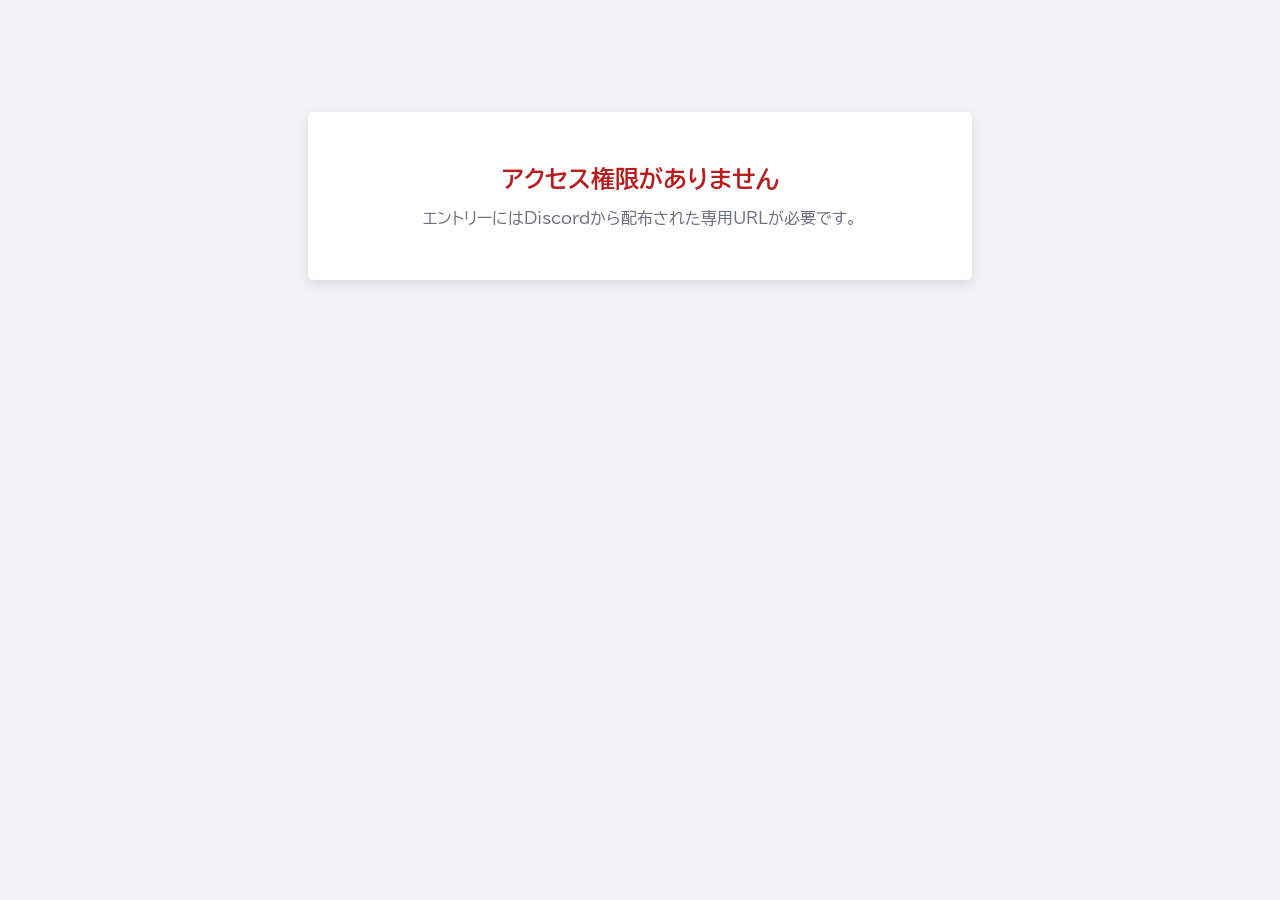
<file: form-kushima_0009.html>
<!DOCTYPE html>
<html lang="ja">
<head>
<meta charset="UTF-8">
<meta name="viewport" content="width=device-width, initial-scale=1.0">
<title>九島交通局 エントリーシート</title>
<style>
  @import url('https://fonts.googleapis.com/css2?family=BIZ+UDPGothic:wght@400;700&display=swap');

  :root {
    --brand-dark: #0a192f;
    --brand-main: #112a46;
    --brand-hover: #1d4370;
    --accent-blue: #0066cc;
    --bg-body: #f0f2f5;
    --surface-white: #ffffff;
    --text-main: #1f2937;
    --text-muted: #6b7280;
    --border-color: #d1d5db;
    --error-bg: #fee2e2;
    --error-text: #b91c1c;
    --success-color: #059669;
    --focus-ring: rgba(0, 102, 204, 0.25);
    --radius-sm: 4px;
    --radius-md: 6px;
    --transition: all 0.25s ease;
  }

  body {
    font-family: 'BIZ UDPGothic', -apple-system, BlinkMacSystemFont, "Segoe UI", Helvetica, Arial, sans-serif;
    background-color: var(--bg-body);
    color: var(--text-main);
    margin: 0;
    padding: 3rem 1rem;
    line-height: 1.6;
    -webkit-font-smoothing: antialiased;
  }

  /* 認証画面・状態オーバーレイ */
  #authGuardScreen {
    max-width: 600px;
    margin: 4rem auto;
    background: var(--surface-white);
    border-radius: var(--radius-md);
    padding: 3rem 2rem;
    text-align: center;
    box-shadow: 0 4px 12px rgba(0,0,0,0.1);
  }
  #authGuardScreen.hidden { display: none; }
  .auth-loading-spinner {
    width: 40px;
    height: 40px;
    border: 4px solid var(--border-color);
    border-top-color: var(--accent-blue);
    border-radius: 50%;
    animation: spin 0.8s linear infinite;
    margin: 0 auto 1.5rem;
  }

  .form-container {
    max-width: 800px;
    margin: 0 auto;
    background: var(--surface-white);
    border-radius: var(--radius-md);
    box-shadow: 0 4px 6px -1px rgba(0, 0, 0, 0.05), 0 2px 4px -1px rgba(0, 0, 0, 0.03);
    overflow: hidden;
    display: none; /* 初期状態では隠し、認証成功後に表示 */
  }

  .form-header {
    background-image: 
      linear-gradient(to bottom, rgba(10, 25, 47, 0.75), rgba(10, 25, 47, 0.95)), 
      url('top.png');
    background-size: cover;
    background-position: center;
    background-repeat: no-repeat;
    color: #ffffff;
    padding: 4.5rem 2rem;
    text-align: center;
    border-bottom: 4px solid var(--accent-blue);
  }

  .form-title {
    margin: 0 0 0.75rem 0;
    font-size: 1.85rem;
    font-weight: 700;
    letter-spacing: 0.05em;
    text-shadow: 0 2px 4px rgba(0, 0, 0, 0.5);
  }

  .form-description {
    color: #cbd5e1;
    font-size: 0.95rem;
    margin: 0;
    letter-spacing: 0.02em;
  }

  .form-section {
    padding: 2.5rem 3rem;
    border-bottom: 1px solid #e5e7eb;
  }
  .form-section:last-of-type { border-bottom: none; }

  .section-title {
    font-size: 1.15rem;
    font-weight: 700;
    margin: 0 0 2rem 0;
    padding-bottom: 0.5rem;
    border-bottom: 2px solid var(--border-color);
    color: var(--brand-dark);
    display: flex;
    align-items: center;
  }
  .section-title::before {
    content: '';
    display: inline-block;
    width: 4px;
    height: 1.15rem;
    background-color: var(--accent-blue);
    margin-right: 0.75rem;
    border-radius: 2px;
  }

  .form-group { margin-bottom: 2rem; }
  .form-group:last-child { margin-bottom: 0; }

  label {
    display: flex;
    align-items: center;
    font-weight: 700;
    margin-bottom: 0.5rem;
    font-size: 0.95rem;
    color: var(--text-main);
  }

  .required {
    background-color: var(--error-bg);
    color: var(--error-text);
    font-size: 0.7rem;
    padding: 0.2rem 0.5rem;
    border-radius: var(--radius-sm);
    margin-left: 0.75rem;
    font-weight: 700;
    letter-spacing: 0.05em;
  }

  input[type="text"],
  input[type="number"],
  textarea {
    width: 100%;
    padding: 0.85rem 1rem;
    background-color: #f9fafb;
    border: 1px solid var(--border-color);
    border-radius: var(--radius-sm);
    box-sizing: border-box;
    font-size: 1rem;
    color: var(--text-main);
    font-family: inherit;
    transition: var(--transition);
  }

  input:hover, textarea:hover { border-color: #9ca3af; }
  input:focus, textarea:focus {
    outline: none;
    background-color: var(--surface-white);
    border-color: var(--accent-blue);
    box-shadow: 0 0 0 3px var(--focus-ring);
  }

  input.error, textarea.error {
    border-color: var(--error-text);
    background-color: var(--error-bg);
  }

  .error-msg {
    color: var(--error-text);
    font-size: 0.85rem;
    margin-top: 0.5rem;
    display: none;
    font-weight: 700;
  }
  .error-msg.show { display: block; }

  textarea { resize: vertical; min-height: 140px; }

  .radio-group { display: flex; gap: 2rem; margin-top: 0.5rem; }
  .radio-label {
    display: flex;
    align-items: center;
    cursor: pointer;
    font-weight: 400;
    font-size: 1rem;
  }
  .radio-label input {
    margin-right: 0.5rem;
    width: 1.1rem;
    height: 1.1rem;
    accent-color: var(--accent-blue);
  }

  .file-upload-area {
    border: 2px dashed var(--border-color);
    background-color: #f9fafb;
    padding: 2.5rem 1rem;
    text-align: center;
    cursor: pointer;
    border-radius: var(--radius-sm);
    position: relative;
    transition: var(--transition);
  }
  .file-upload-area:hover, .file-upload-area.dragover {
    background-color: #f0f5fa;
    border-color: var(--accent-blue);
  }
  .file-upload-area input[type="file"] {
    position: absolute;
    inset: 0;
    opacity: 0;
    cursor: pointer;
    width: 100%;
    height: 100%;
  }

  .file-icon {
    width: 40px;
    height: 40px;
    margin: 0 auto 0.75rem;
    fill: var(--text-muted);
    transition: var(--transition);
  }
  .file-upload-area:hover .file-icon { fill: var(--accent-blue); }

  .file-upload-text {
    color: var(--text-muted);
    font-size: 0.95rem;
    line-height: 1.5;
  }
  .file-upload-text small {
    display: block;
    margin-top: 0.25rem;
    font-size: 0.8rem;
    color: #9ca3af;
  }

  .file-preview-list {
    margin-top: 1rem;
    display: grid;
    grid-template-columns: repeat(auto-fill, minmax(220px, 1fr));
    gap: 0.75rem;
  }

  .file-preview-item {
    display: flex;
    align-items: center;
    justify-content: space-between;
    background: var(--surface-white);
    border: 1px solid var(--border-color);
    padding: 0.6rem 0.75rem;
    border-radius: var(--radius-sm);
    font-size: 0.85rem;
    box-shadow: 0 1px 2px rgba(0,0,0,0.05);
  }

  .remove-file {
    cursor: pointer;
    color: #9ca3af;
    padding: 0.2rem;
    display: flex;
    align-items: center;
    justify-content: center;
    border-radius: 4px;
    transition: var(--transition);
  }
  .remove-file:hover { 
    color: var(--error-text);
    background-color: var(--error-bg);
  }

  .submit-section {
    padding: 2.5rem;
    background-color: #f8fafc;
    text-align: center;
    border-top: 1px solid #e5e7eb;
  }

  .submit-btn {
    background-color: var(--brand-main);
    color: white;
    border: none;
    padding: 1rem 3rem;
    font-size: 1.05rem;
    font-weight: 700;
    letter-spacing: 0.05em;
    border-radius: var(--radius-sm);
    cursor: pointer;
    transition: var(--transition);
    width: 100%;
    max-width: 320px;
    display: inline-flex;
    align-items: center;
    justify-content: center;
    gap: 0.75rem;
    box-shadow: 0 4px 6px -1px rgba(17, 42, 70, 0.2);
  }
  .submit-btn:hover:not(:disabled) { 
    background-color: var(--brand-hover); 
    transform: translateY(-1px);
    box-shadow: 0 6px 8px -1px rgba(17, 42, 70, 0.3);
  }
  .submit-btn:active:not(:disabled) { transform: translateY(0); }
  .submit-btn:disabled {
    background-color: #9ca3af;
    box-shadow: none;
    cursor: not-allowed;
  }

  .spinner {
    width: 18px;
    height: 18px;
    border: 3px solid rgba(255,255,255,0.3);
    border-top-color: white;
    border-radius: 50%;
    animation: spin 0.8s linear infinite;
    display: none;
  }
  .submit-btn.loading .spinner { display: block; }
  .submit-btn.loading .btn-text { display: none; }

  @keyframes spin { to { transform: rotate(360deg); } }

  #msg {
    margin-top: 1.5rem;
    font-size: 0.95rem;
    padding: 1rem;
    border-radius: var(--radius-sm);
    display: none;
    font-weight: 700;
  }
  #msg.error {
    display: block;
    background: var(--error-bg);
    color: var(--error-text);
    border: 1px solid rgba(185, 28, 28, 0.2);
  }

  #successOverlay {
    display: none;
    position: fixed;
    inset: 0;
    background: rgba(10, 25, 47, 0.85);
    backdrop-filter: blur(4px);
    z-index: 100;
    align-items: center;
    justify-content: center;
    opacity: 0;
    transition: opacity 0.3s ease;
  }
  #successOverlay.show { display: flex; opacity: 1; }
  
  .success-card {
    background: var(--surface-white);
    border-radius: var(--radius-md);
    padding: 3rem 2.5rem;
    text-align: center;
    max-width: 420px;
    width: 90%;
    box-shadow: 0 20px 25px -5px rgba(0, 0, 0, 0.1);
    transform: translateY(20px);
    transition: transform 0.3s cubic-bezier(0.175, 0.885, 0.32, 1.275);
  }
  #successOverlay.show .success-card { transform: translateY(0); }

  .success-svg {
    width: 56px;
    height: 56px;
    fill: var(--success-color);
    margin: 0 auto 1.5rem;
  }
  .success-card h2 { margin: 0 0 1rem; font-size: 1.4rem; color: var(--brand-dark); }
  .success-card p { color: var(--text-muted); font-size: 0.95rem; margin-bottom: 2.5rem; line-height: 1.6; }
  .success-card button {
    background: var(--brand-main);
    color: white;
    border: none;
    padding: 0.75rem 2rem;
    font-size: 1rem;
    font-weight: 700;
    border-radius: var(--radius-sm);
    cursor: pointer;
    transition: var(--transition);
  }
  .success-card button:hover { background: var(--brand-hover); }

  @media (max-width: 600px) {
    .form-section { padding: 2rem 1.5rem; }
    .submit-section { padding: 2rem 1.5rem; }
    .form-header { padding: 3rem 1.5rem; }
    .form-title { font-size: 1.5rem; }
  }
</style>
</head>
<body>

<!-- Access Guard (検証中・認証エラー表示領域) -->
<div id="authGuardScreen">
  <div class="auth-loading-spinner" id="authSpinner"></div>
  <h2 id="authTitle" style="margin: 0 0 0.5rem; color: var(--brand-dark);">アクセス権限を確認中...</h2>
  <p id="authMsg" style="color: var(--text-muted); margin: 0;">しばらくお待ちください。</p>
</div>

<!-- 送信完了ポップアップ -->
<div id="successOverlay">
  <div class="success-card">
    <svg class="success-svg" viewBox="0 0 24 24">
      <path d="M12 2C6.48 2 2 6.48 2 12s4.48 10 10 10 10-4.48 10-10S17.52 2 12 2zm-2 15l-5-5 1.41-1.41L10 14.17l7.59-7.59L19 8l-9 9z"/>
    </svg>
    <h2>送信が完了しました</h2>
    <p>エントリーシートを受け付けました。<br>書類選考の上、Discordにてご連絡いたします。</p>
    <button id="closeOverlayBtn">閉じる</button>
  </div>
</div>

<!-- メインフォーム -->
<form class="form-container" id="entryForm">
  <div class="form-header">
    <h1 class="form-title">九島交通局 開発メンバー エントリーシート</h1>
    <p class="form-description">以下のフォームに必要事項を入力し、送信してください。</p>
  </div>

  <div class="form-section">
    <h2 class="section-title">基本情報</h2>
    <div class="form-group">
      <label for="discord_id">Discord ID <span class="required">必須</span></label>
      <input type="text" id="discord_id" placeholder="例: username">
      <span class="error-msg" id="err_discord_id">Discord IDを入力してください</span>
    </div>
    <div class="form-group">
      <label for="roblox_id">Roblox ID <span class="required">必須</span></label>
      <input type="text" id="roblox_id" placeholder="例: RobloxPlayer123">
      <span class="error-msg" id="err_roblox_id">Roblox IDを入力してください</span>
    </div>
    <div class="form-group">
      <label for="age">年齢 <span class="required">必須</span></label>
      <input type="number" id="age" min="10" max="100" placeholder="例: 18">
      <span class="error-msg" id="err_age">年齢を入力してください</span>
    </div>
  </div>

  <div class="form-section">
    <h2 class="section-title">志望動機</h2>
    <div class="form-group">
      <label for="reason_apply">九島交通局に応募した理由 <span class="required">必須</span></label>
      <textarea id="reason_apply" placeholder="具体的な理由を記載してください"></textarea>
      <span class="error-msg" id="err_reason_apply">志望動機を入力してください</span>
    </div>
    <div class="form-group">
      <label for="reason_other">当グループを選ぶ理由 <span class="required">必須</span></label>
      <textarea id="reason_other" placeholder="他のプロジェクトとの違いや、当グループである必要性を記載してください"></textarea>
      <span class="error-msg" id="err_reason_other">理由を入力してください</span>
    </div>
  </div>

  <div class="form-section">
    <h2 class="section-title">スキル・実績</h2>
    <div class="form-group">
      <label for="languages">使用可能な技術（言語・ツール）</label>
      <input type="text" id="languages" placeholder="例: Luau, Python, Blender など">
    </div>
    <div class="form-group">
      <label>RobloxStudioの経験 <span class="required">必須</span></label>
      <div class="radio-group">
        <label class="radio-label"><input type="radio" name="studio_exp" value="yes"> あり</label>
        <label class="radio-label"><input type="radio" name="studio_exp" value="no"> なし</label>
      </div>
      <span class="error-msg" id="err_studio_exp">選択してください</span>
    </div>
    <div class="form-group">
      <label>ポートフォリオ画像 <span class="required">必須</span></label>
      <div class="file-upload-area" id="dropZone">
        <input type="file" id="portfolio_images" accept="image/*" multiple>
        <svg class="file-icon" viewBox="0 0 24 24">
          <path d="M19.35 10.04C18.67 6.59 15.64 4 12 4 9.11 4 6.6 5.64 5.36 8.04 2.34 8.36 0 10.91 0 14c0 3.31 2.69 6 6 6h13c2.76 0 5-2.24 5-5 0-2.64-2.05-4.78-4.65-4.96zM14 13v4h-4v-4H7l5-5 5 5h-3z"/>
        </svg>
        <div class="file-upload-text">クリックして画像を選択、またはドロップ<br><small>(複数選択可 / 1枚あたり最大5MB)</small></div>
      </div>
      <div class="file-preview-list" id="filePreviewList"></div>
      <span class="error-msg" id="err_portfolio">画像を1枚以上アップロードしてください</span>
    </div>
    <div class="form-group">
      <label for="technical_strengths">技術的な強み <span class="required">必須</span></label>
      <textarea id="technical_strengths" placeholder="モデリング、UIデザイン、スクリプト構築など、アピールポイントを記載してください"></textarea>
      <span class="error-msg" id="err_technical">技術面での強みを入力してください</span>
    </div>
  </div>

  <div class="form-section">
    <h2 class="section-title">自由記述</h2>
    <div class="form-group">
      <label for="free_text">備考・アピールポイント</label>
      <textarea id="free_text" placeholder="意気込みや質問があればご記入ください"></textarea>
    </div>
  </div>

  <div class="form-section">
    <h2 class="section-title">基礎確認テスト</h2>
    <div class="form-group">
      <label for="math_question">数学: [ここに問題文を記載] <span class="required">必須</span></label>
      <input type="text" id="math_question" placeholder="回答を入力">
      <span class="error-msg" id="err_math">回答を入力してください</span>
    </div>
    <div class="form-group">
      <label for="general_knowledge">一般常識: [ここに問題文を記載] <span class="required">必須</span></label>
      <input type="text" id="general_knowledge" placeholder="回答を入力">
      <span class="error-msg" id="err_common">回答を入力してください</span>
    </div>
  </div>

  <div class="submit-section">
    <button type="submit" id="submitBtn" class="submit-btn">
      <div class="spinner"></div>
      <span class="btn-text">エントリーシートを送信</span>
    </button>
    <div id="msg"></div>
  </div>
</form>

<script>
document.addEventListener('DOMContentLoaded', async () => {
  const GAS_URL = 'https://script.google.com/macros/s/AKfycbwlAi4TZ_xlNaW02QNq9o5Ba9cvP8UcbP6vCFz0TdYCu4MRbtX_KaNYQz96sRsxOqZp/exec';
  const MAX_FILE_SIZE_MB = 5;
  const MAX_IMAGE_DIMENSION = 1920; 

  let selectedFiles = [];
  let currentToken = '';

  const form = document.getElementById('entryForm');
  const fileInput = document.getElementById('portfolio_images');
  const dropZone = document.getElementById('dropZone');
  const closeBtn = document.getElementById('closeOverlayBtn');
  const submitBtn = document.getElementById('submitBtn');
  const msg = document.getElementById('msg');

  const authGuardScreen = document.getElementById('authGuardScreen');
  const authSpinner = document.getElementById('authSpinner');
  const authTitle = document.getElementById('authTitle');
  const authMsg = document.getElementById('authMsg');

  // --- 1. ワンタイムトークンの検証機能 ---
  const urlParams = new URLSearchParams(window.location.search);
  currentToken = urlParams.get('token');

  if (!currentToken) {
    showAuthError('アクセス権限がありません', 'エントリーにはDiscordから配布された専用URLが必要です。');
    return;
  }

  try {
    const res = await fetch(`${GAS_URL}?token=${encodeURIComponent(currentToken)}`);
    const data = await res.json();

    if (data.valid) {
      // 認証成功時：保護画面を隠してフォームを表示
      authGuardScreen.classList.add('hidden');
      form.style.display = 'block';
    } else {
      showAuthError('無効なURLです', data.reason || 'このURLは既に送信済みか、有効ではありません。');
    }
  } catch (e) {
    showAuthError('通信エラー', 'アクセストークンの検証に失敗しました。接続を確認してください。');
  }

  function showAuthError(title, message) {
    authSpinner.style.display = 'none';
    authTitle.style.color = 'var(--error-text)';
    authTitle.innerText = title;
    authMsg.innerText = message;
  }

  // --- イベント設定 ---
  form.addEventListener('submit', handleSubmit);
  fileInput.addEventListener('change', (e) => handleFiles(e.target.files));
  closeBtn.addEventListener('click', () => {
    document.getElementById('successOverlay').classList.remove('show');
    // 送信完了後はページをリロードして無効画面を表示
    window.location.reload();
  });

  dropZone.addEventListener('dragover', e => { e.preventDefault(); dropZone.classList.add('dragover'); });
  dropZone.addEventListener('dragleave', () => dropZone.classList.remove('dragover'));
  dropZone.addEventListener('drop', e => {
    e.preventDefault();
    dropZone.classList.remove('dragover');
    handleFiles(e.dataTransfer.files);
  });

  function handleFiles(files) {
    Array.from(files).forEach(f => {
      if (!f.type.startsWith('image/')) { alert(`${f.name} は画像ではありません。`); return; }
      if (f.size > MAX_FILE_SIZE_MB * 1024 * 1024) { alert(`${f.name} はサイズが大きすぎます。`); return; }
      if (!selectedFiles.find(sf => sf.name === f.name && sf.size === f.size)) {
        selectedFiles.push(f);
      }
    });
    fileInput.value = ''; 
    renderPreviews();
  }

  function renderPreviews() {
    const list = document.getElementById('filePreviewList');
    list.innerHTML = '';
    selectedFiles.forEach((f, i) => {
      const item = document.createElement('div');
      item.className = 'file-preview-item';
      
      const nameSpan = document.createElement('span');
      nameSpan.textContent = f.name.length > 20 ? f.name.substring(0, 20) + '...' : f.name;
      
      const delBtn = document.createElement('span');
      delBtn.className = 'remove-file';
      delBtn.innerHTML = `<svg width="18" height="18" viewBox="0 0 24 24" fill="currentColor"><path d="M19 6.41L17.59 5 12 10.59 6.41 5 5 6.41 10.59 12 5 17.59 6.41 19 12 13.41 17.59 19 19 17.59 13.41 12z"/></svg>`;
      delBtn.onclick = () => {
        selectedFiles.splice(i, 1);
        renderPreviews();
      };

      item.appendChild(nameSpan);
      item.appendChild(delBtn);
      list.appendChild(item);
    });
  }

  function compressImage(file) {
    return new Promise((resolve, reject) => {
      const reader = new FileReader();
      reader.onload = (e) => {
        const img = new Image();
        img.onload = () => {
          let width = img.width, height = img.height;
          if (width > height) {
            if (width > MAX_IMAGE_DIMENSION) { height = Math.round(height * MAX_IMAGE_DIMENSION / width); width = MAX_IMAGE_DIMENSION; }
          } else {
            if (height > MAX_IMAGE_DIMENSION) { width = Math.round(width * MAX_IMAGE_DIMENSION / height); height = MAX_IMAGE_DIMENSION; }
          }
          const canvas = document.createElement('canvas');
          canvas.width = width; canvas.height = height;
          const ctx = canvas.getContext('2d');
          ctx.drawImage(img, 0, 0, width, height);

          resolve({
            name: file.name,
            type: 'image/jpeg',
            base64: canvas.toDataURL('image/jpeg', 0.8).split(',')[1]
          });
        };
        img.onerror = () => reject(new Error('画像処理エラー'));
        img.src = e.target.result;
      };
      reader.onerror = () => reject(new Error('ファイル読み込みエラー'));
      reader.readAsDataURL(file);
    });
  }

  function validateForm() {
    let valid = true;
    const requiredIds = [
      ['discord_id', 'err_discord_id'], ['roblox_id', 'err_roblox_id'], ['age', 'err_age'],
      ['reason_apply', 'err_reason_apply'], ['reason_other', 'err_reason_other'],
      ['technical_strengths', 'err_technical'], ['math_question', 'err_math'], ['general_knowledge', 'err_common']
    ];

    requiredIds.forEach(([id, errId]) => {
      const el = document.getElementById(id);
      const err = document.getElementById(errId);
      if (!el.value.trim()) {
        el.classList.add('error');
        err.classList.add('show');
        valid = false;
      } else {
        el.classList.remove('error');
        err.classList.remove('show');
      }
    });

    const studioChecked = document.querySelector('input[name="studio_exp"]:checked');
    const errStudio = document.getElementById('err_studio_exp');
    if (!studioChecked) { errStudio.classList.add('show'); valid = false; }
    else { errStudio.classList.remove('show'); }

    const errPortfolio = document.getElementById('err_portfolio');
    if (selectedFiles.length === 0) { errPortfolio.classList.add('show'); valid = false; }
    else { errPortfolio.classList.remove('show'); }

    return valid;
  }

  async function handleSubmit(e) {
    e.preventDefault();

    if (!validateForm()) {
      const firstError = document.querySelector('.error-msg.show');
      if (firstError) firstError.parentElement.scrollIntoView({ behavior: 'smooth', block: 'center' });
      return;
    }

    submitBtn.disabled = true;
    submitBtn.classList.add('loading');
    msg.className = '';
    msg.style.display = 'none';

    try {
      const processedImages = await Promise.all(selectedFiles.map(file => compressImage(file)));

      const payload = {
        token: currentToken, // ★ トークンをGASへ送信
        discord_id: document.getElementById('discord_id').value.trim(),
        roblox_id: document.getElementById('roblox_id').value.trim(),
        age: document.getElementById('age').value,
        reason_apply: document.getElementById('reason_apply').value.trim(),
        reason_other: document.getElementById('reason_other').value.trim(),
        languages: document.getElementById('languages').value.trim(),
        studio_exp: document.querySelector('input[name="studio_exp"]:checked').value,
        technical_strengths: document.getElementById('technical_strengths').value.trim(),
        free_text: document.getElementById('free_text').value.trim(),
        math: document.getElementById('math_question').value.trim(),
        common: document.getElementById('general_knowledge').value.trim(),
        images: processedImages
      };

      const res = await fetch(GAS_URL, {
        method: 'POST',
        body: JSON.stringify(payload)
      });

      const result = await res.json();

      if (result.status === 'success') {
        form.reset();
        selectedFiles = [];
        renderPreviews();
        document.getElementById('successOverlay').classList.add('show');
      } else {
        throw new Error(result.message || 'サーバーエラーが発生しました');
      }
    } catch (err) {
      msg.className = 'error';
      msg.innerText = `送信に失敗しました。\n(${err.message})`;
      msg.style.display = 'block';
      submitBtn.disabled = false;
    } finally {
      submitBtn.classList.remove('loading');
    }
  }
});
</script>
</body>
</html>
</file>
<file: style.css>
@import url('https://fonts.googleapis.com/css2?family=BIZ+UDPGothic:wght@400;700&display=swap');

  :root {
    --brand-dark: #0a192f;
    --brand-main: #112a46;
    --brand-hover: #1d4370;
    --accent-blue: #0066cc;
    --bg-body: #f0f2f5;
    --surface-white: #ffffff;
    --text-main: #1f2937;
    --text-muted: #6b7280;
    --border-color: #d1d5db;
    --error-bg: #fee2e2;
    --error-text: #b91c1c;
    --success-color: #059669;
    --focus-ring: rgba(0, 102, 204, 0.25);
    --radius-sm: 4px;
    --radius-md: 6px;
    --transition: all 0.25s ease;
  }
  body {
    font-family: 'BIZ UDPGothic', -apple-system, BlinkMacSystemFont, "Segoe UI", Helvetica, Arial, sans-serif;
    background-color: var(--bg-body);
    color: var(--text-main);
    margin: 0;
    padding: 3rem 1rem;
    line-height: 1.6;
    -webkit-font-smoothing: antialiased;
    position: relative; /* 背景レイヤーの位置基準 */
    min-height: 100vh;
  }
  body::before {
    content: '';
    position: fixed;
    top: -10px;
    left: -10px;
    right: -10px;
    bottom: -10px;
    z-index: -1;
    background-image: url('yane_sky.png');
    background-size: cover;
    background-position: center;
    background-repeat: no-repeat;
    filter: blur(8px); 
    opacity: 0.6; 
  }
  /* 認証画面・状態オーバーレイ */
  #authGuardScreen {
    max-width: 600px;
    margin: 4rem auto;
    background: var(--surface-white);
    border-radius: var(--radius-md);
    padding: 3rem 2rem;
    text-align: center;
    box-shadow: 0 4px 12px rgba(0,0,0,0.1);
  }
  #authGuardScreen.hidden { display: none; }
  .auth-loading-spinner {
    width: 40px;
    height: 40px;
    border: 4px solid var(--border-color);
    border-top-color: var(--accent-blue);
    border-radius: 50%;
    animation: spin 0.8s linear infinite;
    margin: 0 auto 1.5rem;
  }

  .form-container {
    max-width: 800px;
    margin: 0 auto;
    background: var(--surface-white);
    border-radius: var(--radius-md);
    box-shadow: 0 4px 6px -1px rgba(0, 0, 0, 0.05), 0 2px 4px -1px rgba(0, 0, 0, 0.03);
    overflow: hidden;
    display: none; /* 初期状態では隠し、認証成功後に表示 */
  }

  .form-header {
    background-image: 
      linear-gradient(to bottom, rgba(10, 25, 47, 0.75), rgba(10, 25, 47, 0.95)), 
      url('top.png');
    background-size: cover;
    background-position: center;
    background-repeat: no-repeat;
    color: #ffffff;
    padding: 4.5rem 2rem;
    text-align: center;
    border-bottom: 4px solid var(--accent-blue);
  }

  .form-title {
    margin: 0 0 0.75rem 0;
    font-size: 1.85rem;
    font-weight: 700;
    letter-spacing: 0.05em;
    text-shadow: 0 2px 4px rgba(0, 0, 0, 0.5);
  }

  .form-description {
    color: #cbd5e1;
    font-size: 0.95rem;
    margin: 0;
    letter-spacing: 0.02em;
  }

  .form-section {
    padding: 2.5rem 3rem;
    border-bottom: 1px solid #e5e7eb;
  }
  .form-section:last-of-type { border-bottom: none; }

  .section-title {
    font-size: 1.15rem;
    font-weight: 700;
    margin: 0 0 2rem 0;
    padding-bottom: 0.5rem;
    border-bottom: 2px solid var(--border-color);
    color: var(--brand-dark);
    display: flex;
    align-items: center;
  }
  .section-title::before {
    content: '';
    display: inline-block;
    width: 4px;
    height: 1.15rem;
    background-color: var(--accent-blue);
    margin-right: 0.75rem;
    border-radius: 2px;
  }

  .form-group { margin-bottom: 2rem; }
  .form-group:last-child { margin-bottom: 0; }

  label {
    display: flex;
    align-items: center;
    font-weight: 700;
    margin-bottom: 0.5rem;
    font-size: 0.95rem;
    color: var(--text-main);
  }

  .required {
    background-color: var(--error-bg);
    color: var(--error-text);
    font-size: 0.7rem;
    padding: 0.2rem 0.5rem;
    border-radius: var(--radius-sm);
    margin-left: 0.75rem;
    font-weight: 700;
    letter-spacing: 0.05em;
  }

  input[type="text"],
  input[type="number"],
  textarea {
    width: 100%;
    padding: 0.85rem 1rem;
    background-color: #f9fafb;
    border: 1px solid var(--border-color);
    border-radius: var(--radius-sm);
    box-sizing: border-box;
    font-size: 1rem;
    color: var(--text-main);
    font-family: inherit;
    transition: var(--transition);
  }

  input:hover, textarea:hover { border-color: #9ca3af; }
  input:focus, textarea:focus {
    outline: none;
    background-color: var(--surface-white);
    border-color: var(--accent-blue);
    box-shadow: 0 0 0 3px var(--focus-ring);
  }

  input.error, textarea.error {
    border-color: var(--error-text);
    background-color: var(--error-bg);
  }

  .error-msg {
    color: var(--error-text);
    font-size: 0.85rem;
    margin-top: 0.5rem;
    display: none;
    font-weight: 700;
  }
  .error-msg.show { display: block; }

  textarea { resize: vertical; min-height: 140px; }

  .radio-group { display: flex; gap: 2rem; margin-top: 0.5rem; }
  .radio-label {
    display: flex;
    align-items: center;
    cursor: pointer;
    font-weight: 400;
    font-size: 1rem;
  }
  .radio-label input {
    margin-right: 0.5rem;
    width: 1.1rem;
    height: 1.1rem;
    accent-color: var(--accent-blue);
  }

  .file-upload-area {
    border: 2px dashed var(--border-color);
    background-color: #f9fafb;
    padding: 2.5rem 1rem;
    text-align: center;
    cursor: pointer;
    border-radius: var(--radius-sm);
    position: relative;
    transition: var(--transition);
  }
  .file-upload-area:hover, .file-upload-area.dragover {
    background-color: #f0f5fa;
    border-color: var(--accent-blue);
  }
  .file-upload-area input[type="file"] {
    position: absolute;
    inset: 0;
    opacity: 0;
    cursor: pointer;
    width: 100%;
    height: 100%;
  }

  .file-icon {
    width: 40px;
    height: 40px;
    margin: 0 auto 0.75rem;
    fill: var(--text-muted);
    transition: var(--transition);
  }
  .file-upload-area:hover .file-icon { fill: var(--accent-blue); }

  .file-upload-text {
    color: var(--text-muted);
    font-size: 0.95rem;
    line-height: 1.5;
  }
  .file-upload-text small {
    display: block;
    margin-top: 0.25rem;
    font-size: 0.8rem;
    color: #9ca3af;
  }

  .file-preview-list {
    margin-top: 1rem;
    display: grid;
    grid-template-columns: repeat(auto-fill, minmax(220px, 1fr));
    gap: 0.75rem;
  }

  .file-preview-item {
    display: flex;
    align-items: center;
    justify-content: space-between;
    background: var(--surface-white);
    border: 1px solid var(--border-color);
    padding: 0.6rem 0.75rem;
    border-radius: var(--radius-sm);
    font-size: 0.85rem;
    box-shadow: 0 1px 2px rgba(0,0,0,0.05);
  }

  .remove-file {
    cursor: pointer;
    color: #9ca3af;
    padding: 0.2rem;
    display: flex;
    align-items: center;
    justify-content: center;
    border-radius: 4px;
    transition: var(--transition);
  }
  .remove-file:hover { 
    color: var(--error-text);
    background-color: var(--error-bg);
  }

  .submit-section {
    padding: 2.5rem;
    background-color: #f8fafc;
    text-align: center;
    border-top: 1px solid #e5e7eb;
  }

  .submit-btn {
    background-color: var(--brand-main);
    color: white;
    border: none;
    padding: 1rem 3rem;
    font-size: 1.05rem;
    font-weight: 700;
    letter-spacing: 0.05em;
    border-radius: var(--radius-sm);
    cursor: pointer;
    transition: var(--transition);
    width: 100%;
    max-width: 320px;
    display: inline-flex;
    align-items: center;
    justify-content: center;
    gap: 0.75rem;
    box-shadow: 0 4px 6px -1px rgba(17, 42, 70, 0.2);
  }
  .submit-btn:hover:not(:disabled) { 
    background-color: var(--brand-hover); 
    transform: translateY(-1px);
    box-shadow: 0 6px 8px -1px rgba(17, 42, 70, 0.3);
  }
  .submit-btn:active:not(:disabled) { transform: translateY(0); }
  .submit-btn:disabled {
    background-color: #9ca3af;
    box-shadow: none;
    cursor: not-allowed;
  }

  .spinner {
    width: 18px;
    height: 18px;
    border: 3px solid rgba(255,255,255,0.3);
    border-top-color: white;
    border-radius: 50%;
    animation: spin 0.8s linear infinite;
    display: none;
  }
  .submit-btn.loading .spinner { display: block; }
  .submit-btn.loading .btn-text { display: none; }

  @keyframes spin { to { transform: rotate(360deg); } }

  #msg {
    margin-top: 1.5rem;
    font-size: 0.95rem;
    padding: 1rem;
    border-radius: var(--radius-sm);
    display: none;
    font-weight: 700;
  }
  #msg.error {
    display: block;
    background: var(--error-bg);
    color: var(--error-text);
    border: 1px solid rgba(185, 28, 28, 0.2);
  }

  #successOverlay {
    display: none;
    position: fixed;
    inset: 0;
    background: rgba(10, 25, 47, 0.85);
    backdrop-filter: blur(4px);
    z-index: 100;
    align-items: center;
    justify-content: center;
    opacity: 0;
    transition: opacity 0.3s ease;
  }
  #successOverlay.show { display: flex; opacity: 1; }
  
  .success-card {
    background: var(--surface-white);
    border-radius: var(--radius-md);
    padding: 3rem 2.5rem;
    text-align: center;
    max-width: 420px;
    width: 90%;
    box-shadow: 0 20px 25px -5px rgba(0, 0, 0, 0.1);
    transform: translateY(20px);
    transition: transform 0.3s cubic-bezier(0.175, 0.885, 0.32, 1.275);
  }
  #successOverlay.show .success-card { transform: translateY(0); }

  .success-svg {
    width: 56px;
    height: 56px;
    fill: var(--success-color);
    margin: 0 auto 1.5rem;
  }
  .success-card h2 { margin: 0 0 1rem; font-size: 1.4rem; color: var(--brand-dark); }
  .success-card p { color: var(--text-muted); font-size: 0.95rem; margin-bottom: 2.5rem; line-height: 1.6; }
  .success-card button {
    background: var(--brand-main);
    color: white;
    border: none;
    padding: 0.75rem 2rem;
    font-size: 1rem;
    font-weight: 700;
    border-radius: var(--radius-sm);
    cursor: pointer;
    transition: var(--transition);
  }
  .success-card button:hover { background: var(--brand-hover); }

  @media (max-width: 600px) {
    .form-section { padding: 2rem 1.5rem; }
    .submit-section { padding: 2rem 1.5rem; }
    .form-header { padding: 3rem 1.5rem; }
    .form-title { font-size: 1.5rem; }
  }
</file>
